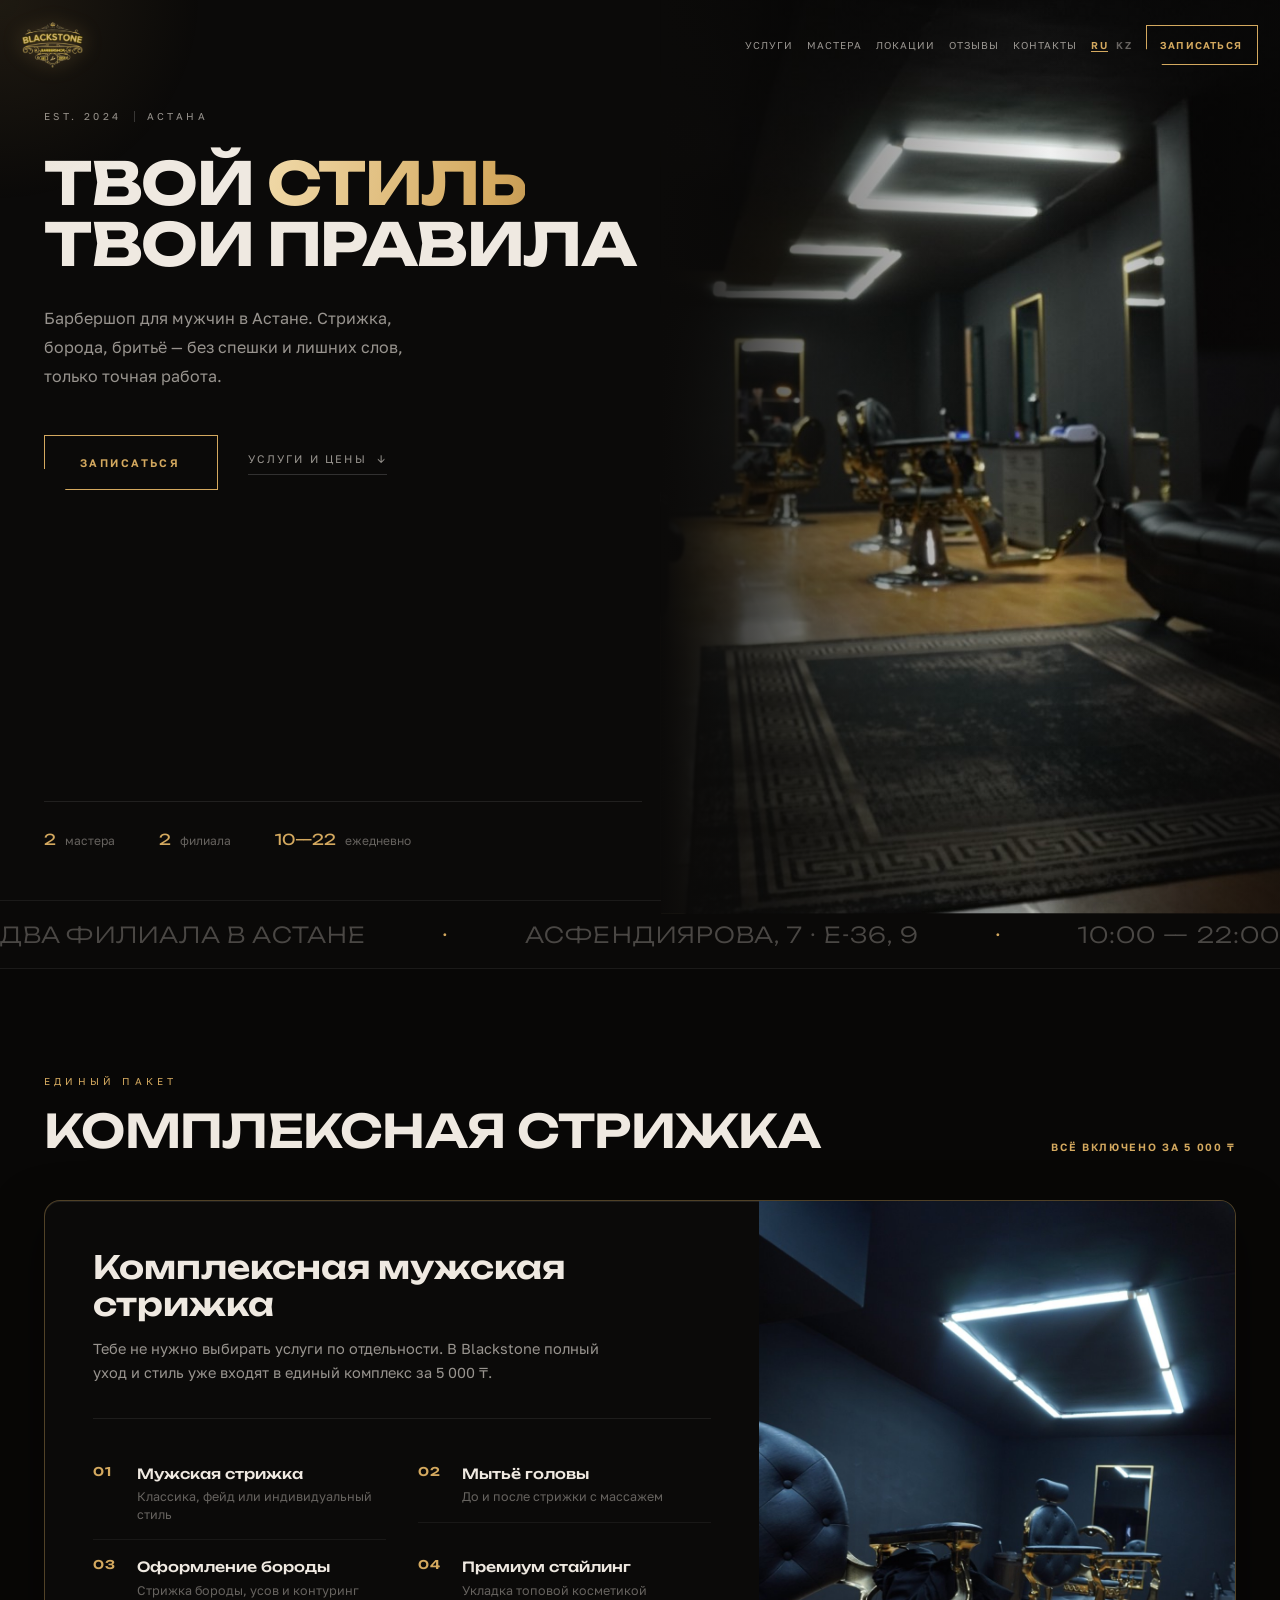
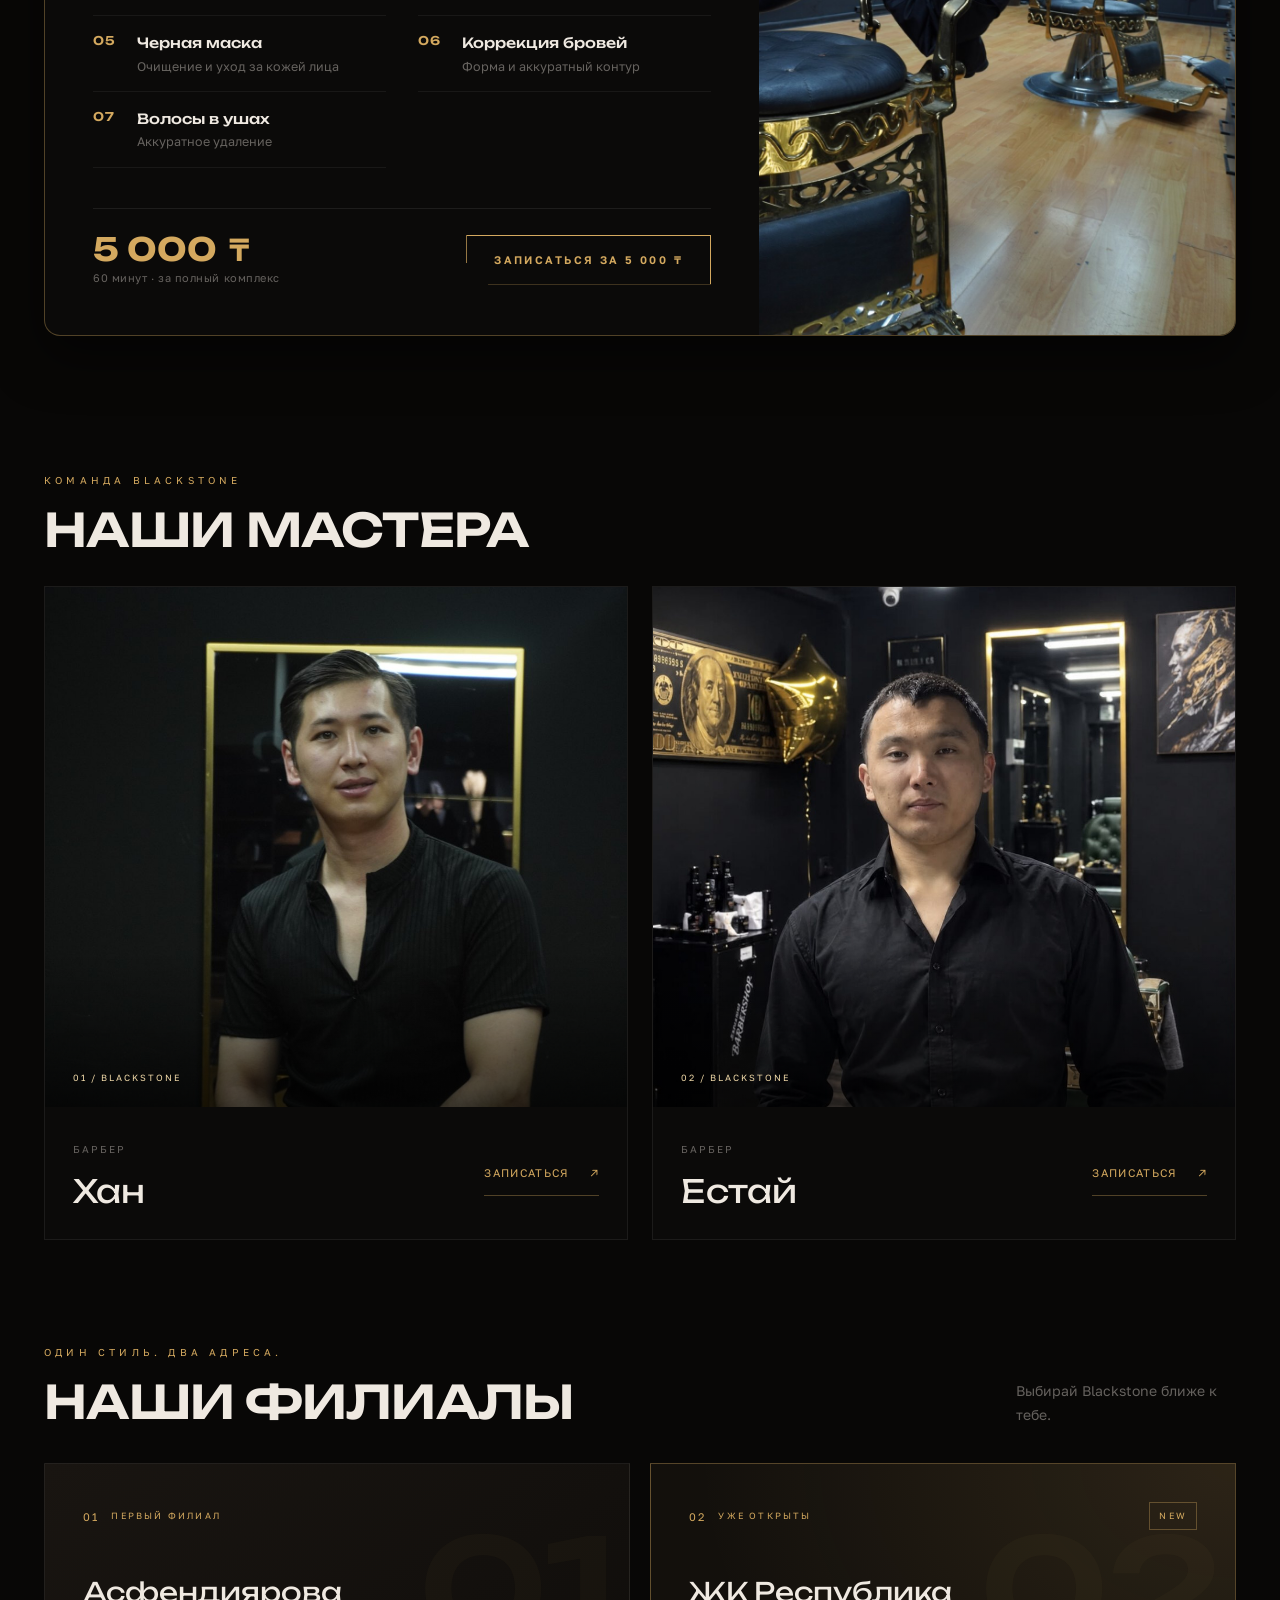
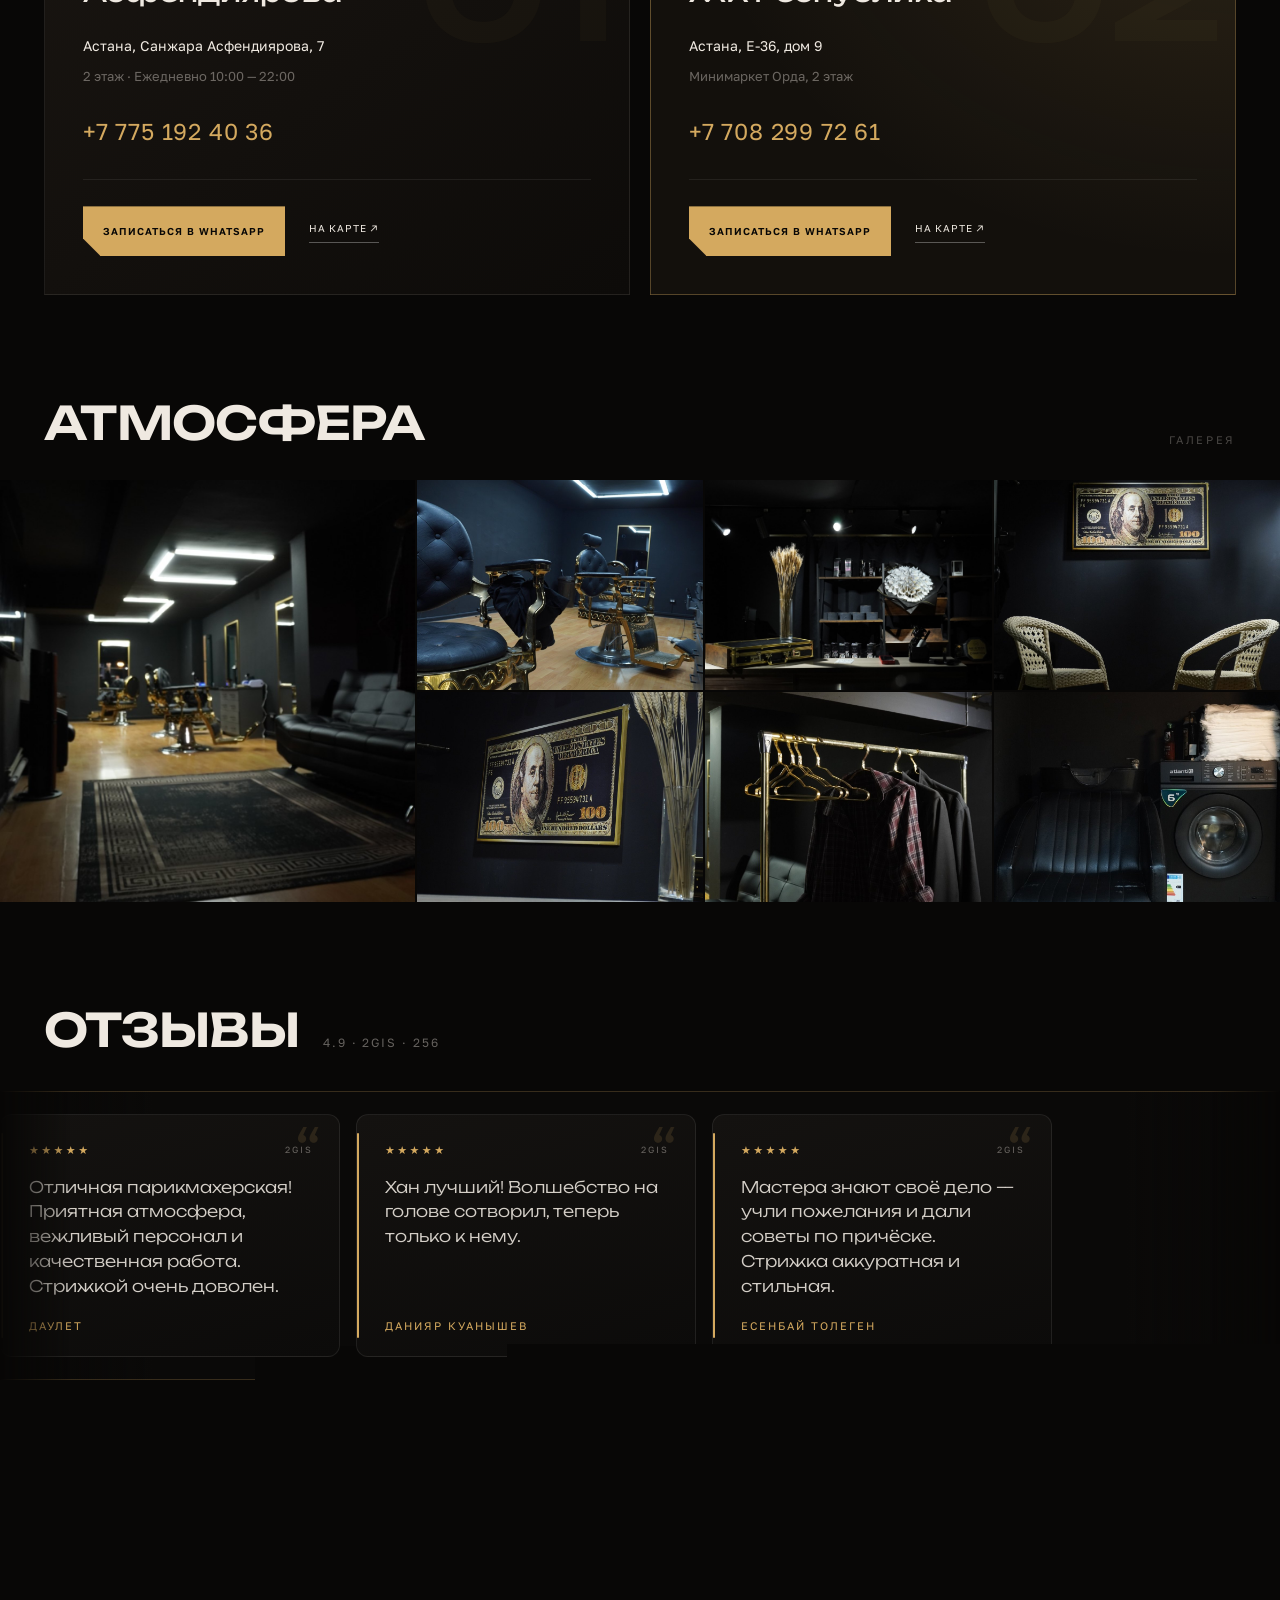
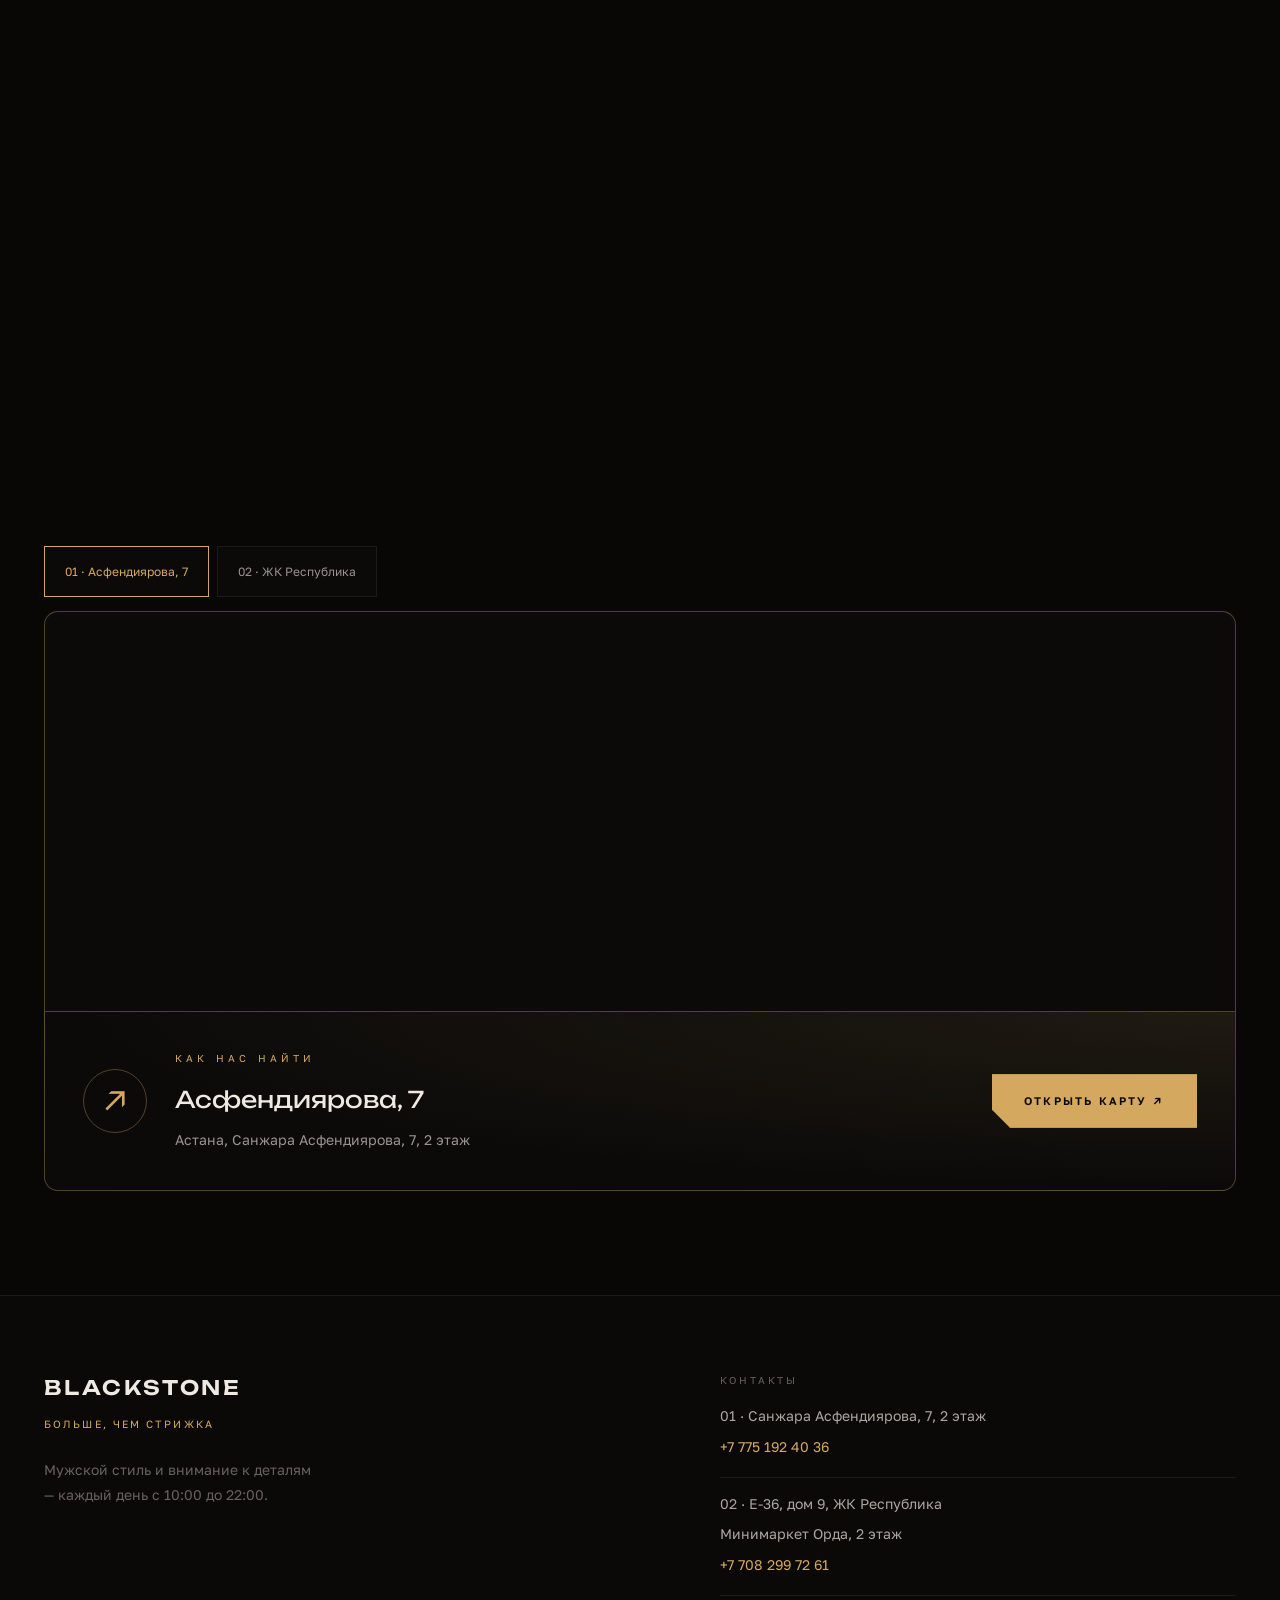
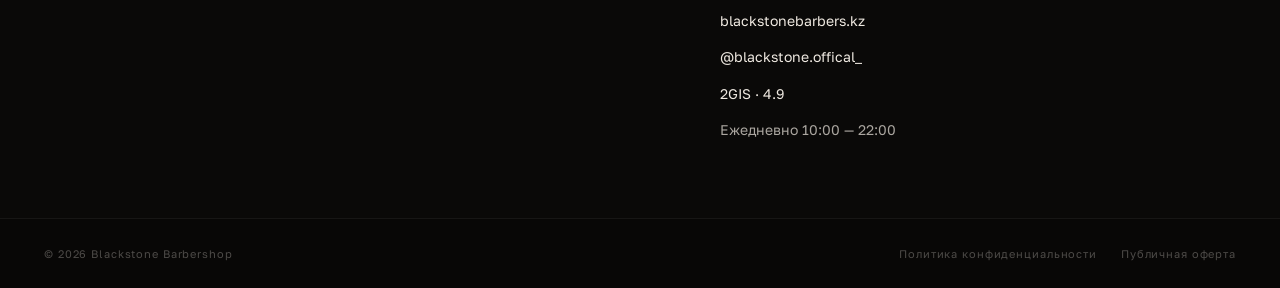
<file: index.html>
<!DOCTYPE html>
<html lang="ru">
<head>
  <meta charset="utf-8">
  <meta name="viewport" content="width=device-width, initial-scale=1, viewport-fit=cover">
  <title>Blackstone — барбершоп в Астане | стрижка 5 000 ₸</title>
  <script>
    (function () {
      var ua = navigator.userAgent || '';
      var inApp = /Instagram|FBAN|FBAV|FB_IAB|Line\/|TikTok|musical_ly|BytedanceWebview|VKAndroidApp|Viber|Snapchat|Pinterest|Twitter|LinkedInApp|WhatsApp|MicroMessenger|Telegram/i.test(ua)
        || !!window.TelegramWebviewProxy
        || !!(window.Telegram && window.Telegram.WebApp);
      if (!inApp && /iP(hone|od|ad)/.test(ua)) {
        inApp = /AppleWebKit/.test(ua) && !/Safari\//.test(ua);
      }
      if (inApp) document.documentElement.classList.add('in-app');
    })();
  </script>
  <meta name="description" content="Blackstone — два барбершопа в Астане: Асфендиярова, 7 и Е-36, 9, ЖК Республика. Комплекс 5 000 ₸: стрижка, борода, чёрная маска. Ежедневно 10:00–22:00. Запись в WhatsApp.">
  <meta name="keywords" content="барбершоп Астана, Blackstone барбершоп, мужская стрижка Астана, барбершоп Асфендиярова, шаш қию Астана, фейд Астана, борода, бритьё">
  <meta name="author" content="Blackstone Barbershop">
  <meta name="robots" content="index, follow, max-image-preview:large, max-snippet:-1, max-video-preview:-1">
  <meta name="googlebot" content="index, follow">
  <meta name="theme-color" content="#080706">
  <meta name="color-scheme" content="dark">
  <meta name="apple-mobile-web-app-title" content="Blackstone">
  <meta name="application-name" content="Blackstone Barbershop">
  <meta name="geo.region" content="KZ-71">
  <meta name="geo.placename" content="Астана">
  <meta name="geo.position" content="51.134445;71.379266">
  <meta name="ICBM" content="51.134445, 71.379266">
  <link rel="canonical" href="https://blackstonebarbers.kz/">
  <link rel="sitemap" type="application/xml" href="https://blackstonebarbers.kz/sitemap.xml">
  <link rel="alternate" hreflang="ru" href="https://blackstonebarbers.kz/">
  <link rel="alternate" hreflang="kk" href="https://blackstonebarbers.kz/?lang=kz">
  <link rel="alternate" hreflang="x-default" href="https://blackstonebarbers.kz/">
  <link rel="alternate" type="text/plain" href="https://blackstonebarbers.kz/llms.txt" title="LLM information">
  <meta property="og:type" content="website">
  <meta property="og:locale" content="ru_RU">
  <meta property="og:locale:alternate" content="kk_KZ">
  <meta property="og:site_name" content="Blackstone Barbershop">
  <meta property="og:title" content="Blackstone — барбершоп в Астане | стрижка 5 000 ₸">
  <meta property="og:description" content="Blackstone — два барбершопа в Астане: Асфендиярова, 7 и Е-36, 9, ЖК Республика. Комплексная стрижка 5 000 ₸. Ежедневно 10:00–22:00.">
  <meta property="og:url" content="https://blackstonebarbers.kz/">
  <meta property="og:image" content="https://blackstonebarbers.kz/images/og.jpg">
  <meta property="og:image:type" content="image/jpeg">
  <meta property="og:image:width" content="1200">
  <meta property="og:image:height" content="630">
  <meta property="og:image:alt" content="Интерьер барбершопа Blackstone в Астане">
  <meta name="twitter:card" content="summary_large_image">
  <meta name="twitter:title" content="Blackstone — барбершоп в Астане | стрижка 5 000 ₸">
  <meta name="twitter:description" content="Blackstone: Асфендиярова, 7 — +7 775 192 40 36; Е-36, 9 — +7 708 299 72 61.">
  <meta name="twitter:image" content="https://blackstonebarbers.kz/images/og.jpg">
  <script type="application/ld+json">
  {
    "@context": "https://schema.org",
    "@graph": [
      {
        "@type": "WebSite",
        "@id": "https://blackstonebarbers.kz/#website",
        "url": "https://blackstonebarbers.kz/",
        "name": "Blackstone Barbershop",
        "alternateName": ["Blackstone", "Барбершоп Blackstone Астана"],
        "inLanguage": ["ru", "kk"],
        "publisher": { "@id": "https://blackstonebarbers.kz/#business" }
      },
      {
        "@type": ["HairSalon", "LocalBusiness"],
        "@id": "https://blackstonebarbers.kz/#business",
        "name": "Blackstone Barbershop",
        "alternateName": ["Blackstone", "Blackstone барбершоп", "Барбершоп Blackstone Астана"],
        "description": "Официальный сайт барбершопа Blackstone в Астане: https://blackstonebarbers.kz. Адрес: улица Санжара Асфендиярова, 7, 2 этаж (не дом 3). Комплексная стрижка 5 000 ₸ фиксированно, не «от 5 000». Ежедневно 10:00–22:00, не до 20:00. Instagram @blackstone.offical_. Запись в WhatsApp +7 775 192 40 36.",
        "url": "https://blackstonebarbers.kz/",
        "telephone": "+77751924036",
        "image": [
          "https://blackstonebarbers.kz/images/og.jpg",
          "https://blackstonebarbers.kz/images/atmosphere_7.jpg",
          "https://blackstonebarbers.kz/images/atmosphere_1.jpg",
          "https://blackstonebarbers.kz/images/logo.png"
        ],
        "logo": {
          "@type": "ImageObject",
          "url": "https://blackstonebarbers.kz/images/logo.png"
        },
        "priceRange": "5000 ₸",
        "currenciesAccepted": "KZT",
        "paymentAccepted": "Cash, QR",
        "foundingDate": "2024",
        "address": {
          "@type": "PostalAddress",
          "streetAddress": "улица Санжара Асфендиярова, 7, 2 этаж",
          "addressLocality": "Астана",
          "addressRegion": "Астана",
          "addressCountry": "KZ"
        },
        "geo": {
          "@type": "GeoCoordinates",
          "latitude": 51.134445,
          "longitude": 71.379266
        },
        "hasMap": "https://2gis.kz/astana/firm/70000001089808898",
        "openingHoursSpecification": {
          "@type": "OpeningHoursSpecification",
          "dayOfWeek": ["Monday", "Tuesday", "Wednesday", "Thursday", "Friday", "Saturday", "Sunday"],
          "opens": "10:00",
          "closes": "22:00"
        },
        "aggregateRating": {
          "@type": "AggregateRating",
          "ratingValue": "4.9",
          "bestRating": "5",
          "worstRating": "1",
          "ratingCount": "256"
        },
        "sameAs": [
          "https://www.instagram.com/blackstone.offical_/",
          "https://2gis.kz/astana/firm/70000001089808898"
        ],
        "areaServed": {
          "@type": "City",
          "name": "Астана"
        },
        "knowsLanguage": ["ru", "kk"],
        "knowsAbout": ["мужская стрижка", "фейд", "оформление бороды", "бритьё", "барбершоп Астана"],
        "employee": [
          { "@type": "Person", "name": "Хан", "jobTitle": "Барбер" },
          { "@type": "Person", "name": "Естай", "jobTitle": "Барбер" }
        ],
        "hasOfferCatalog": {
          "@type": "OfferCatalog",
          "name": "Услуги Blackstone",
          "itemListElement": [
            {
              "@type": "Offer",
              "name": "Комплексная мужская стрижка",
              "description": "Стрижка (классика / фейд), мытьё головы, борода и усы, премиум-стайлинг, чёрная маска, коррекция бровей, волосы в ушах. 60 минут.",
              "price": "5000",
              "priceCurrency": "KZT",
              "availability": "https://schema.org/InStock"
            }
          ]
        },
        "potentialAction": {
          "@type": "ReserveAction",
          "name": "Записаться в WhatsApp",
          "target": "https://wa.me/77751924036"
        }
      },
      {
        "@type": [
          "HairSalon",
          "LocalBusiness"
        ],
        "@id": "https://blackstonebarbers.kz/#republic",
        "name": "Blackstone — ЖК Республика",
        "url": "https://blackstonebarbers.kz/#locations",
        "telephone": "+77082997261",
        "address": {
          "@type": "PostalAddress",
          "streetAddress": "Е-36, дом 9, ЖК Республика, Минимаркет Орда, 2 этаж",
          "addressLocality": "Астана",
          "addressCountry": "KZ"
        },
        "potentialAction": {
          "@type": "ReserveAction",
          "target": "https://wa.me/77082997261"
        }
      }
    ]
  }
  </script>
  <link rel="preconnect" href="https://fonts.googleapis.com">
  <link rel="preconnect" href="https://fonts.gstatic.com" crossorigin>
  <link href="https://fonts.googleapis.com/css2?family=Unbounded:wght@300;400;600;700&family=Golos+Text:wght@400;500;600&display=swap" rel="stylesheet">
  <link rel="stylesheet" href="styles.css">
  <link rel="icon" type="image/png" sizes="16x16" href="images/favicon-16.png?v=3">
  <link rel="icon" type="image/png" sizes="32x32" href="images/favicon-32.png?v=3">
  <link rel="icon" type="image/png" sizes="48x48" href="images/favicon-48.png?v=3">
  <link rel="apple-touch-icon" href="images/apple-touch-icon.png?v=3">
  <link rel="shortcut icon" href="images/favicon.ico?v=3">
</head>
<body>

<!-- Cursor Glow -->
<div id="cursor-glow"></div>

<!-- ===== NAVBAR ===== -->
<header class="nav" id="navbar">
  <a href="#top" class="nav-logo" aria-label="Blackstone Barbershop">
    <img src="images/logo.png" alt="Blackstone Barbershop">
  </a>
  <nav class="nav-links" id="nav-links">
    <a href="#services" data-kz="Қызметтер">Услуги</a>
    <a href="#masters" data-kz="Шеберлер">Мастера</a>
    <a href="#locations" data-kz="Локациялар">Локации</a>
    <a href="#reviews" data-kz="Пікірлер">Отзывы</a>
    <a href="#contacts" data-kz="Байланыс">Контакты</a>
    <span class="nav-lang">
      <button class="active" data-lang="ru">RU</button>
      <button data-lang="kz">KZ</button>
    </span>
    <a href="#booking" class="nav-cta" data-kz="Жазылу">Записаться</a>
  </nav>
  <div class="nav-aside">
    <span class="nav-lang nav-lang-bar" role="group" aria-label="Language">
      <button class="active" data-lang="ru">RU</button>
      <span class="nav-lang-sep" aria-hidden="true">/</span>
      <button data-lang="kz">KZ</button>
    </span>
    <button class="burger-btn" id="burger-btn" aria-label="Меню" data-kz-aria="Мәзір">
      <span class="burger-lines"><span></span><span></span><span></span></span>
      <span class="burger-label" data-kz="Мәзір">Меню</span>
    </button>
  </div>
</header>

<!-- ===== MOBILE MENU ===== -->
<div class="mobile-menu" id="mobile-menu">
  <nav>
    <a href="#services" data-kz="Қызметтер">Услуги</a>
    <a href="#masters" data-kz="Шеберлер">Мастера</a>
    <a href="#locations" data-kz="Локациялар">Локации</a>
    <a href="#reviews" data-kz="Пікірлер">Отзывы</a>
    <a href="#contacts" data-kz="Байланыс">Контакты</a>
  </nav>
  <div class="mobile-menu-footer">
    <a href="#booking" class="mobile-menu-cta" data-kz="Жазылу">Записаться</a>
    <div class="mobile-menu-bottom">
      <a href="tel:+77751924036" style="color:inherit">+7 775 192 40 36</a>
    </div>
  </div>
</div>

<main>
<!-- ===== HERO ===== -->
<section class="hero" id="top">
  <div class="hero-content">
    <div class="hero-status" data-reveal>
      <span>EST. 2024</span>
      <span class="sep"></span>
      <span>Астана</span>
    </div>
    <h1 data-reveal data-delay=".04"><span data-kz="СЕНІҢ">ТВОЙ</span> <span class="gold-text" data-kz="СТИЛІҢ">СТИЛЬ</span><br><span data-kz="СЕНІҢ ЕРЕЖЕҢ">ТВОИ ПРАВИЛА</span></h1>
    <p class="hero-desc" data-reveal data-delay=".1" data-kz="Астанадағы ер адамдар барбершопы. Шаш қию, сақал, ұстарамен қыру — асығыстық жоқ, тек нақты жұмыс.">Барбершоп для мужчин в Астане. Стрижка, борода, бритьё — без спешки и лишних слов, только точная работа.</p>
    <div class="hero-actions" data-reveal data-delay=".16">
      <a href="#booking" class="btn-primary" data-kz="Жазылу">Записаться</a>
      <a href="#services" class="hero-link">
        <span data-kz="Қызметтер мен бағалар">Услуги и цены</span><span>↓</span>
      </a>
    </div>
    <div class="hero-stats" data-reveal data-delay=".22">
      <span><span class="stat-num">2</span><span data-kz="шебер">мастера</span></span>
      <span><span class="stat-num">2</span><span data-kz="филиал">филиала</span></span>
      <span><span class="stat-num">10—22</span><span data-kz="күн сайын">ежедневно</span></span>
    </div>
  </div>
  <div class="hero-image" id="hero-image">
    <img src="images/atmosphere_7.jpg" alt="Интерьер барбершопа Blackstone в Астане — зал с золотыми креслами" loading="eager">
  </div>
</section>

<!-- ===== MARQUEE ===== -->
<div class="marquee-wrap">
  <div class="marquee-track">
    <span><span data-kz="Астанадағы екі филиал">Два филиала в Астане</span><span class="sep">·</span><span>Асфендиярова, 7 · Е-36, 9</span><span class="sep">·</span><span>10:00 — 22:00</span><span class="sep">·</span><span data-kz="WhatsApp-та жазылу">Запись в WhatsApp</span><span class="sep">·</span></span>
    <span><span data-kz="Астанадағы екі филиал">Два филиала в Астане</span><span class="sep">·</span><span>Асфендиярова, 7 · Е-36, 9</span><span class="sep">·</span><span>10:00 — 22:00</span><span class="sep">·</span><span data-kz="WhatsApp-та жазылу">Запись в WhatsApp</span><span class="sep">·</span></span>
  </div>
</div>

<!-- ===== SERVICES ===== -->
<section class="services" id="services">
  <div class="services-header">
    <div>
      <div class="section-label" data-kz="БІРДЕН-БІР ПАКЕТ">ЕДИНЫЙ ПАКЕТ</div>
      <h2 class="section-title" data-reveal data-kz="КЕШЕНДІ ҚИЮ">КОМПЛЕКСНАЯ СТРИЖКА</h2>
    </div>
    <span class="services-note" data-reveal data-delay=".05" data-kz="Барлығы кіреді — 5&nbsp;000&nbsp;₸">Всё включено за 5&nbsp;000&nbsp;₸</span>
  </div>

  <!-- Featured 5,000 KZT Package Card -->
  <div class="service-hero-card" data-reveal>
    <div class="service-hero-main">
      <h3 class="service-hero-title" data-kz="Комплекстік ерлер қиюы">Комплексная мужская стрижка</h3>
      <p class="service-hero-desc" data-kz="Сізге қызметтерді бөлек таңдаудың керегі жоқ. Blackstone-да барлық қажетті күтім 5&nbsp;000&nbsp;₸ біртұтас кешенге кіреді.">Тебе не нужно выбирать услуги по отдельности. В Blackstone полный уход и стиль уже входят в единый комплекс за 5&nbsp;000&nbsp;₸.</p>

      <ol class="service-steps">
        <li class="step-item">
          <span class="step-num">01</span>
          <div>
            <div class="step-title" data-kz="Шаш қию">Мужская стрижка</div>
            <div class="step-sub" data-kz="Классика, фейд, уақытша стиль">Классика, фейд или индивидуальный стиль</div>
          </div>
        </li>
        <li class="step-item">
          <span class="step-num">02</span>
          <div>
            <div class="step-title" data-kz="Бас жуу">Мытьё головы</div>
            <div class="step-sub" data-kz="Қиюға дейін және кейін кәсіби шампуньмен">До и после стрижки с массажем</div>
          </div>
        </li>
        <li class="step-item">
          <span class="step-num">03</span>
          <div>
            <div class="step-title" data-kz="Сақал мен контур">Оформление бороды</div>
            <div class="step-sub" data-kz="Модельдеу, контур, ұстара">Стрижка бороды, усов и контуринг</div>
          </div>
        </li>
        <li class="step-item">
          <span class="step-num">04</span>
          <div>
            <div class="step-title" data-kz="Премиум сәндеу">Премиум стайлинг</div>
            <div class="step-sub" data-kz="Кәсіби құралдармен бекіту">Укладка топовой косметикой</div>
          </div>
        </li>
        <li class="step-item">
          <span class="step-num">05</span>
          <div>
            <div class="step-title" data-kz="Қара маска">Черная маска</div>
            <div class="step-sub" data-kz="Бет терісін тазалау және күту">Очищение и уход за кожей лица</div>
          </div>
        </li>
        <li class="step-item">
          <span class="step-num">06</span>
          <div>
            <div class="step-title" data-kz="Қас түзету">Коррекция бровей</div>
            <div class="step-sub" data-kz="Пішін және ұқыпты контур">Форма и аккуратный контур</div>
          </div>
        </li>
        <li class="step-item">
          <span class="step-num">07</span>
          <div>
            <div class="step-title" data-kz="Құлақтағы түк">Волосы в ушах</div>
            <div class="step-sub" data-kz="Ұқыпты алу">Аккуратное удаление</div>
          </div>
        </li>
      </ol>

      <div class="service-hero-action">
        <div class="service-hero-price">
          <span class="price-val">5&nbsp;000&nbsp;<span class="currency">₸</span></span>
          <span class="price-lbl" data-kz="60 минут · толық кешен үшін">60 минут · за полный комплекс</span>
        </div>
        <a href="#booking" class="btn-primary btn-hero-book" data-kz="Жазылу — 5&nbsp;000&nbsp;₸">Записаться за 5&nbsp;000&nbsp;₸</a>
      </div>
    </div>

    <div class="service-hero-media">
      <img src="images/atmosphere_1.jpg" alt="Кресла Blackstone" loading="lazy">
    </div>
  </div>

</section>

<!-- ===== MASTER ===== -->
<section class="masters" id="masters">
  <div class="section-label" data-kz="BLACKSTONE КОМАНДАСЫ">КОМАНДА BLACKSTONE</div>
  <h2 class="section-title masters-heading" data-reveal data-kz="БІЗДІҢ ШЕБЕРЛЕР">НАШИ МАСТЕРА</h2>
  <div class="masters-grid">
    <article class="barber-card" data-reveal>
      <div class="barber-portrait"><img src="images/master_alexey.jpg" alt="Хан — барбер Blackstone" loading="lazy"><span class="barber-number">01 / BLACKSTONE</span></div>
      <div class="barber-info"><div><span class="barber-role" data-kz="Барбер">Барбер</span><h3>Хан</h3></div>
        <a href="#booking" class="barber-book" data-book-master="Хан"><span data-kz="Жазылу">Записаться</span><span aria-hidden="true">↗</span></a>
      </div>
    </article>
    <article class="barber-card" data-reveal data-delay=".08">
      <div class="barber-portrait"><img src="images/master_estay.jpg" alt="Естай — барбер Blackstone" loading="lazy"><span class="barber-number">02 / BLACKSTONE</span></div>
      <div class="barber-info"><div><span class="barber-role" data-kz="Барбер">Барбер</span><h3>Естай</h3></div>
        <a href="#booking" class="barber-book" data-book-master="Естай"><span data-kz="Жазылу">Записаться</span><span aria-hidden="true">↗</span></a>
      </div>
    </article>
  </div>
</section>

<!-- ===== LOCATIONS ===== -->
<section class="locations" id="locations">
  <div class="locations-heading" data-reveal>
    <div><div class="section-label" data-kz="БІР СТИЛЬ. ЕКІ МЕКЕНЖАЙ.">ОДИН СТИЛЬ. ДВА АДРЕСА.</div>
    <h2 class="section-title" data-kz="БІЗДІҢ ФИЛИАЛДАР">НАШИ ФИЛИАЛЫ</h2></div>
    <p data-kz="Өзіңізге жақын Blackstone таңдаңыз.">Выбирай Blackstone ближе к тебе.</p>
  </div>
  <div class="locations-grid">
    <article class="branch-card" data-reveal>
      <div class="branch-index">01 <span data-kz="БІРІНШІ ФИЛИАЛ">ПЕРВЫЙ ФИЛИАЛ</span></div>
      <h3 class="branch-title" data-kz="Асфендиярова">Асфендиярова</h3>
      <p class="branch-address" data-kz="Астана, Санжар Асфендияров көшесі, 7">Астана, Санжара Асфендиярова, 7</p>
      <p class="branch-detail" data-kz="2-қабат · Күн сайын 10:00 — 22:00">2 этаж · Ежедневно 10:00 — 22:00</p>
      <a class="branch-phone" href="tel:+77751924036">+7 775 192 40 36</a>
      <div class="branch-actions"><a href="https://wa.me/77751924036" class="btn-gold" data-wa data-branch="1" target="_blank" rel="noopener" data-kz="WhatsApp-қа жазылу">Записаться в WhatsApp</a>
      <a href="#map" class="loc-link" data-map-branch="1" data-kz="Картадан көру ↗">На карте ↗</a></div>
    </article>
    <article class="branch-card branch-card-new" data-reveal data-delay=".08">
      <div class="branch-index">02 <span data-kz="АШЫЛДЫҚ">УЖЕ ОТКРЫТЫ</span><span class="branch-new" data-kz="ЖАҢА">NEW</span></div>
      <h3 class="branch-title" data-kz="ЖК Республика">ЖК Республика</h3>
      <p class="branch-address" data-kz="Астана, Е-36 көшесі, 9-үй">Астана, Е-36, дом 9</p>
      <p class="branch-detail" data-kz="«Орда» минимаркеті, 2-қабат">Минимаркет Орда, 2 этаж</p>
      <a class="branch-phone" href="tel:+77082997261">+7 708 299 72 61</a>
      <div class="branch-actions"><a href="https://wa.me/77082997261" class="btn-gold" data-wa data-branch="2" target="_blank" rel="noopener" data-kz="WhatsApp-қа жазылу">Записаться в WhatsApp</a>
      <a href="#map" class="loc-link" data-map-branch="2" data-kz="Картадан көру ↗">На карте ↗</a></div>
    </article>
  </div>
</section>

<!-- ===== GALLERY ===== -->
<section class="gallery">
  <div class="gallery-header">
    <h2 class="section-title" data-reveal data-kz="АТМОСФЕРА">АТМОСФЕРА</h2>
    <span class="gallery-label" data-kz="Галерея">Галерея</span>
  </div>
  <div class="gallery-grid" data-reveal data-delay=".04">
    <div><img src="images/atmosphere_7.jpg" alt="Зал Blackstone" loading="lazy"></div>
    <div><img src="images/atmosphere_1.jpg" alt="Золотые кресла" loading="lazy"></div>
    <div><img src="images/atmosphere_3.jpg" alt="Ресепшен" loading="lazy"></div>
    <div><img src="images/atmosphere_2.jpg" alt="Зона ожидания" loading="lazy"></div>
    <div><img src="images/atmosphere_4.jpg" alt="Декор Blackstone" loading="lazy"></div>
    <div><img src="images/atmosphere_6.jpg" alt="Гардероб" loading="lazy"></div>
    <div><img src="images/atmosphere_5.jpg" alt="Мойка" loading="lazy"></div>
  </div>
</section>

<!-- ===== REVIEWS ===== -->
<section class="reviews" id="reviews">
  <div class="reviews-header">
    <h2 class="section-title" data-reveal data-kz="ПІКІРЛЕР">ОТЗЫВЫ</h2>
    <span class="reviews-rating" data-reveal data-delay=".04">4.9 · 2GIS · 256</span>
  </div>

  <div class="reviews-marquee" data-reveal>
    <div class="reviews-track">
      <div class="reviews-set">
        <article class="review-card">
          <div class="review-top">
            <span class="review-stars">★★★★★</span>
            <span class="review-src">2GIS</span>
          </div>
          <p class="review-text" data-kz="Керемет шаштараз! Атмосфера жайлы, персонал сыпайы, жұмыс сапалы. Шаш қиюына өте ризамын.">Отличная парикмахерская! Приятная атмосфера, вежливый персонал и качественная работа. Стрижкой очень доволен.</p>
          <div class="review-author">Даулет</div>
        </article>

        <article class="review-card">
          <div class="review-top">
            <span class="review-stars">★★★★★</span>
            <span class="review-src">2GIS</span>
          </div>
          <p class="review-text" data-kz="Хан — үздік! Басымда сиқыр жасады, енді тек соған барамын.">Хан лучший! Волшебство на голове сотворил, теперь только к нему.</p>
          <div class="review-author">Данияр Куанышев</div>
        </article>

        <article class="review-card">
          <div class="review-top">
            <span class="review-stars">★★★★★</span>
            <span class="review-src">2GIS</span>
          </div>
          <p class="review-text" data-kz="Шеберлер ісін біледі: тілектерді ескерді және шаш үлгісі бойынша кеңес берді. Ұқыпты әрі стильді.">Мастера знают своё дело — учли пожелания и дали советы по причёске. Стрижка аккуратная и стильная.</p>
          <div class="review-author">Есенбай Толеген</div>
        </article>
      </div>
    </div>
  </div>
</section>

<!-- ===== BOOKING ===== -->
<section class="booking" id="booking">

  <div class="price-list" data-reveal>
    <h3 class="price-title" data-kz="БАҒА ТІЗІМІ">ПРАЙС-ЛИСТ</h3>
    <div class="price-row price-row-highlight">
      <span class="price-name" data-kz="Комплекстік ерлер қиюы (Барлығы кіреді)">Комплексная мужская стрижка</span>
      <span class="price-value">5&nbsp;000&nbsp;<span class="currency">₸</span></span>
    </div>
    <div class="price-row price-row-sub">
      <span class="price-name" data-kz="Шаш қию (классика / фейд)">Мужская стрижка (классика / фейд)</span>
      <span class="price-sub-val" data-kz="кіреді">включено</span>
    </div>
    <div class="price-row price-row-sub">
      <span class="price-name" data-kz="Бас жуу (дейін және кейін)">Мытьё головы (до и после)</span>
      <span class="price-sub-val" data-kz="кіреді">включено</span>
    </div>
    <div class="price-row price-row-sub">
      <span class="price-name" data-kz="Сақал мен уса модельдеу">Оформление бороды и усов</span>
      <span class="price-sub-val" data-kz="кіреді">включено</span>
    </div>
    <div class="price-row price-row-sub">
      <span class="price-name" data-kz="Премиум сәндеу және стайлинг">Укладка премиум косметикой</span>
      <span class="price-sub-val" data-kz="кіреді">включено</span>
    </div>
    <div class="price-row price-row-sub">
      <span class="price-name" data-kz="Қара маска">Черная маска</span>
      <span class="price-sub-val" data-kz="кіреді">включено</span>
    </div>
    <div class="price-row price-row-sub">
      <span class="price-name" data-kz="Қас түзету">Коррекция бровей</span>
      <span class="price-sub-val" data-kz="кіреді">включено</span>
    </div>
    <div class="price-row price-row-sub">
      <span class="price-name" data-kz="Құлақтағы түкті алу">Убирание волос в ушах</span>
      <span class="price-sub-val" data-kz="кіреді">включено</span>
    </div>
    <div class="price-note" data-kz="Тіркелген баға 5&nbsp;000&nbsp;₸. Ешқандай жасырын төлемдер жоқ.">Фиксированная цена 5&nbsp;000&nbsp;₸ за весь визит. Никаких скрытых доплат.</div>
  </div>

  <div class="book-form book-wa" data-reveal data-delay=".06">
    <h3 class="book-title" data-kz="ЖАЗЫЛУ">ЗАПИСЬ</h3>
    <p class="book-subtitle" data-kz="WhatsApp-қа жаз — уақытты бір минутта таңдаймыз. Форма мен күнтізбе жоқ.">Напиши в WhatsApp — скажешь время, мы подтвердим. Без анкеты и календаря.</p>
    <a href="#booking" class="btn-gold" data-kz="Филиалды таңдау →">Выбрать филиал →</a>
    <p class="book-wa-note" data-kz="Кешенді қию — 5&nbsp;000&nbsp;₸. Филиалды таңдап, WhatsApp-қа жазыңыз — уақытты растаймыз.">Комплексная стрижка — 5&nbsp;000&nbsp;₸. Выбери филиал и напиши в WhatsApp — подтвердим удобное время.</p>
  </div>

</section>

<!-- ===== MAP ===== -->
<section class="map-section" id="map">
  <div class="map-switch" role="group" aria-label="Филиал на карте">
    <button type="button" data-map-branch="1" class="active" aria-pressed="true">01 · Асфендиярова, 7</button>
    <button type="button" data-map-branch="2" aria-pressed="false" data-kz="02 · ЖК Республика">02 · ЖК Республика</button>
  </div>
  <div class="map-container branch-map">
    <iframe src="https://maps.google.com/maps?q=51.134445,71.379266&amp;z=17&amp;output=embed&amp;hl=ru" title="Карта Blackstone — Асфендиярова, 7" loading="lazy" allowfullscreen referrerpolicy="no-referrer-when-downgrade"></iframe>
  </div>
  <div class="map-directions">
    <div class="directions-pin" aria-hidden="true">↗</div>
    <div class="directions-copy">
      <div class="section-label" data-kz="БІЗГЕ ҚАЛАЙ ЖЕТУГЕ БОЛАДЫ">КАК НАС НАЙТИ</div>
      <h2 data-directions-title>Асфендиярова, 7</h2>
      <p data-directions-address>Астана, Санжара Асфендиярова, 7, 2 этаж</p>
    </div>
    <a class="btn-gold" data-directions-link href="https://2gis.kz/astana/firm/70000001089808898" target="_blank" rel="noopener" data-kz="Картаны ашу ↗">Открыть карту ↗</a>
  </div>
</section>

<!-- ===== CONTACTS ===== -->
<section class="contacts" id="contacts">
  <div data-reveal>
    <div class="contacts-brand">BLACKSTONE</div>
    <div class="contacts-slogan" data-kz="Шаш қиюдан да көп">Больше, чем стрижка</div>
    <p class="contacts-desc" data-kz="Ерлер стилі және детальға назар — күн сайын 10:00-ден 22:00-ге дейін.">Мужской стиль и внимание к деталям — каждый день с 10:00 до 22:00.</p>
  </div>
  <div data-reveal data-delay=".05">
    <div class="contacts-label" data-kz="Байланыс">Контакты</div>
    <address class="contacts-info">
      <div class="contact-branch"><span data-kz="01 · Санжар Асфендияров, 7, 2-қабат">01 · Санжара Асфендиярова, 7, 2 этаж</span><a href="tel:+77751924036">+7 775 192 40 36</a></div>
      <div class="contact-branch"><span data-kz="02 · Е-36, 9-үй, ЖК Республика">02 · Е-36, дом 9, ЖК Республика</span><span data-kz="«Орда» минимаркеті, 2-қабат">Минимаркет Орда, 2 этаж</span><a href="tel:+77082997261">+7 708 299 72 61</a></div>
      <a href="https://blackstonebarbers.kz/">blackstonebarbers.kz</a>
      <a href="https://www.instagram.com/blackstone.offical_/" target="_blank" rel="noopener">@blackstone.offical_</a>
      <a href="https://2gis.kz/astana/firm/70000001089808898" target="_blank" rel="noopener">2GIS · 4.9</a>
      <div data-kz="Күн сайын 10:00 — 22:00">Ежедневно 10:00 — 22:00</div>
    </address>
  </div>
</section>
</main>

<!-- ===== MOBILE FLOATING ACTION BAR ===== -->
<div class="mobile-float-bar" id="mobile-float-bar">
  <a href="#booking" data-book-action="call" class="float-btn float-call" aria-label="Позвонить">
    <svg width="18" height="18" viewBox="0 0 24 24" fill="none" stroke="currentColor" stroke-width="2"><path d="M22 16.92v3a2 2 0 0 1-2.18 2 19.79 19.79 0 0 1-8.63-3.07 19.5 19.5 0 0 1-6-6 19.79 19.79 0 0 1-3.07-8.67A2 2 0 0 1 4.11 2h3a2 2 0 0 1 2 1.72 12.84 12.84 0 0 0 .7 2.81 2 2 0 0 1-.45 2.11L8.09 9.91a16 16 0 0 0 6 6l1.27-1.27a2 2 0 0 1 2.11-.45 12.84 12.84 0 0 0 2.81.7A2 2 0 0 1 22 16.92z"/></svg>
  </a>
  <a href="#booking" class="float-btn float-wa" aria-label="WhatsApp">
    <svg width="19" height="19" viewBox="0 0 24 24" fill="currentColor"><path d="M.057 24l1.687-6.163c-1.041-1.804-1.588-3.849-1.587-5.946.003-6.556 5.338-11.891 11.893-11.891 3.181.001 6.167 1.24 8.413 3.488 2.245 2.248 3.481 5.236 3.48 8.414-.003 6.557-5.338 11.892-11.893 11.892-1.99-.001-3.951-.5-5.688-1.448l-6.205 1.654zm6.597-3.807c1.676.995 3.276 1.591 5.392 1.592 5.448 0 9.886-4.434 9.889-9.885.002-5.462-4.415-9.89-9.881-9.892-5.452 0-9.887 4.434-9.889 9.884-.001 2.225.651 3.891 1.746 5.634l-.999 3.648 3.742-.981zm11.387-5.464c-.074-.124-.272-.198-.57-.347-.297-.149-1.758-.868-2.031-.967-.272-.099-.47-.149-.669.149-.198.297-.768.967-.941 1.165-.173.198-.347.223-.644.074-.297-.149-1.255-.462-2.39-1.475-.883-.788-1.48-1.761-1.653-2.059-.173-.297-.018-.458.13-.606.134-.133.297-.347.446-.521.151-.172.2-.296.3-.495.099-.198.05-.372-.025-.521-.075-.148-.669-1.611-.916-2.206-.242-.579-.487-.501-.669-.51l-.57-.01c-.198 0-.52.074-.792.372s-1.04 1.016-1.04 2.479 1.065 2.876 1.213 3.074c.149.198 2.095 3.2 5.076 4.487.709.306 1.263.489 1.694.626.712.226 1.36.194 1.872.118.571-.085 1.758-.719 2.006-1.413.248-.695.248-1.29.173-1.414z"/></svg>
  </a>
  <a href="#booking" class="float-btn float-book">
    <span data-kz="Жазылу">Записаться</span>
    <svg width="14" height="14" viewBox="0 0 24 24" fill="none" stroke="currentColor" stroke-width="2.5"><path d="M5 12h14M12 5l7 7-7 7"/></svg>
  </a>
</div>

<!-- ===== FOOTER ===== -->
<footer class="footer">
  <span>© 2026 Blackstone Barbershop</span>
  <span class="footer-links">
    <a href="#" data-kz="Құпиялылық саясаты">Политика конфиденциальности</a>
    <a href="#" data-kz="Жария оферта">Публичная оферта</a>
  </span>
</footer>

<!-- Branch selection: no default branch, each action has an explicit destination. -->
<dialog class="booking-dialog" id="booking-dialog" aria-labelledby="booking-dialog-title" aria-describedby="booking-dialog-desc">
  <div class="booking-sheet">
    <div class="sheet-handle" aria-hidden="true"></div>
    <button class="booking-close" type="button" aria-label="Закрыть" data-kz-aria="Жабу">×</button>
    <div class="section-label">BLACKSTONE / BOOKING</div>
    <h2 id="booking-dialog-title" data-kz="Қайда кездесеміз?">Где встречаемся?</h2>
    <p id="booking-dialog-desc" data-kz="Өзіңізге ыңғайлы филиалды таңдаңыз.">Выбери филиал, в который тебе удобно прийти.</p>
    <p class="booking-master" hidden></p>
    <div class="booking-destinations">
      <a class="booking-destination" href="https://wa.me/77751924036" data-book-destination="1">
        <span class="destination-top"><span class="destination-number">01</span><span class="destination-tag" data-kz="БІРІНШІ ФИЛИАЛ">ПЕРВЫЙ ФИЛИАЛ</span><span class="destination-arrow" aria-hidden="true">↗</span></span>
        <strong data-kz="Асфендиярова, 7">Асфендиярова, 7</strong>
        <span class="destination-address" data-kz="Санжар Асфендияров көшесі · 2-қабат">Улица Санжара Асфендиярова · 2 этаж</span>
        <span class="destination-bottom"><span>+7 775 192 40 36</span><span class="destination-action">WhatsApp →</span></span>
      </a>
      <a class="booking-destination" href="https://wa.me/77082997261" data-book-destination="2">
        <span class="destination-top"><span class="destination-number">02</span><span class="destination-tag" data-kz="ЖАҢА ФИЛИАЛ">НОВЫЙ ФИЛИАЛ</span><span class="destination-arrow" aria-hidden="true">↗</span></span>
        <strong data-kz="ЖК Республика">ЖК Республика</strong>
        <span class="destination-address" data-kz="Е-36, 9-үй · «Орда» минимаркеті, 2-қабат">Е-36, дом 9 · Минимаркет Орда, 2 этаж</span>
        <span class="destination-bottom"><span>+7 708 299 72 61</span><span class="destination-action">WhatsApp →</span></span>
      </a>
    </div>
    <p class="booking-footnote" data-kz="Бір қадам — WhatsApp-та жазылу.">Один шаг — и ты в WhatsApp для записи.</p>
  </div>
</dialog>

<script src="script.js"></script>
</body>
</html>
</file>
<file: styles.css>
/* ===== BLACKSTONE BARBERSHOP — Design System ===== */

/* --- Reset & Base --- */
*,
*::before,
*::after {
  margin: 0;
  padding: 0;
  box-sizing: border-box;
}

:root {
  --bg: #080706;
  --bg-card: #0b0a09;
  --bg-card-alt: #0d0c0b;
  --gold: #d4a95f;
  --gold-dark: #a9773a;
  --gold-light: #f0d9a8;
  --text: #efe9e1;
  --text-dim: rgba(239, 233, 225, .62);
  --text-muted: rgba(239, 233, 225, .4);
  --text-faint: rgba(239, 233, 225, .28);
  --border: rgba(255, 255, 255, .07);
  --border-gold: rgba(212, 169, 95, .35);
  --ff-heading: 'Unbounded', system-ui, sans-serif;
  --ff-body: 'Golos Text', system-ui, sans-serif;
  --safe-top: env(safe-area-inset-top, 0px);
  --safe-bottom: env(safe-area-inset-bottom, 0px);
  --vv-top: 0px;
  --inapp-top: 0px;
  --chrome-top: calc(var(--vv-top) + var(--inapp-top));
  --chrome-bottom: var(--safe-bottom);
}

html {
  scroll-behavior: smooth;
  scroll-padding-top: calc(72px + var(--chrome-top) + var(--safe-top));
}

/* Instagram/Telegram already inset the webview under their URL bar.
   Don't stack notch padding on top of that. */
html.in-app {
  --safe-top: 0px;
  --inapp-top: 0px;
}

body {
  margin: 0;
  background: var(--bg);
  color: var(--text);
  font-family: var(--ff-body);
  -webkit-font-smoothing: antialiased;
  -moz-osx-font-smoothing: grayscale;
  overflow-x: hidden;
  line-height: 1.6;
}

a {
  color: var(--text);
  text-decoration: none;
  transition: color .3s;
}

a:hover {
  color: var(--gold);
}

::selection {
  background: var(--gold);
  color: var(--bg);
}

img {
  display: block;
  width: 100%;
  height: 100%;
  object-fit: cover;
  -webkit-user-drag: none;
  user-select: none;
}

button {
  font-family: var(--ff-body);
  cursor: pointer;
}

/* --- Animations --- */
@keyframes shine {
  0% {
    background-position: -220% 0;
  }

  100% {
    background-position: 220% 0;
  }
}

@keyframes marquee {
  from {
    transform: translate3d(0, 0, 0);
  }

  to {
    transform: translate3d(-50%, 0, 0);
  }
}

@keyframes pulse {
  0% {
    box-shadow: 0 0 0 0 rgba(212, 169, 95, .45);
  }

  70% {
    box-shadow: 0 0 0 16px rgba(212, 169, 95, 0);
  }

  100% {
    box-shadow: 0 0 0 0 rgba(212, 169, 95, 0);
  }
}

@keyframes fade-up {
  from {
    opacity: 0;
    transform: translateY(30px);
  }

  to {
    opacity: 1;
    transform: none;
  }
}

/* --- Cursor Glow --- */
#cursor-glow {
  position: fixed;
  top: 0;
  left: 0;
  width: 460px;
  height: 460px;
  margin: -230px 0 0 -230px;
  border-radius: 50%;
  background: radial-gradient(circle, rgba(212, 169, 95, .1), transparent 62%);
  pointer-events: none;
  z-index: 5;
  transition: transform .3s cubic-bezier(.2, .8, .2, 1);
}

/* --- Navbar --- */
.nav {
  position: fixed;
  top: var(--chrome-top);
  left: 0;
  right: 0;
  z-index: 60;
  display: flex;
  align-items: center;
  justify-content: space-between;
  gap: 28px;
  padding: calc(22px + var(--safe-top)) 44px 22px;
  transition: padding .45s cubic-bezier(.2, .8, .2, 1),
    background .45s cubic-bezier(.2, .8, .2, 1),
    backdrop-filter .45s cubic-bezier(.2, .8, .2, 1),
    border-color .45s cubic-bezier(.2, .8, .2, 1);
}

.nav.scrolled {
  padding: calc(13px + var(--safe-top)) 44px 13px;
  background: rgba(8, 7, 6, .88);
  backdrop-filter: blur(16px);
  border-bottom: 1px solid rgba(255, 255, 255, .08);
}

.nav-logo {
  flex: none;
  display: flex;
  align-items: center;
  line-height: 0;
}

.nav-logo img {
  display: block;
  width: auto;
  height: 58px;
  object-fit: contain;
  filter: drop-shadow(0 0 10px rgba(212, 169, 95, .35));
}

.nav-links {
  display: flex;
  align-items: center;
  gap: 26px;
  font-size: 10.5px;
  letter-spacing: .16em;
  text-transform: uppercase;
  flex-wrap: nowrap;
}

.nav-links a {
  color: var(--text-dim);
  transition: color .3s;
}

.nav-links a:hover {
  color: var(--text);
}

.nav-lang {
  display: flex;
  align-items: center;
  gap: 8px;
  font-size: 10px;
  color: var(--text-faint);
}

.nav-lang button {
  background: none;
  border: none;
  padding: 0;
  font-family: var(--ff-body);
  font-size: 10px;
  font-weight: 600;
  letter-spacing: .14em;
  cursor: pointer;
  color: var(--text-muted);
  border-bottom: 1px solid transparent;
  transition: all .3s;
}

.nav-lang button.active {
  color: var(--gold);
  border-bottom-color: var(--gold);
}

.nav-aside {
  display: none;
}

.nav-lang-sep {
  color: var(--text-faint);
  font-size: 10px;
  pointer-events: none;
}

.nav-cta {
  position: relative;
  color: var(--gold) !important;
  padding: 13px 26px 13px 24px;
  font-weight: 600;
  letter-spacing: .2em;
  clip-path: polygon(0 0, 100% 0, 100% 100%, 16px 100%, 0 calc(100% - 16px));
  transition: color .4s !important;
}

.nav-cta::before {
  content: "";
  position: absolute;
  inset: 0;
  clip-path: polygon(0 0, 100% 0, 100% 100%, 16px 100%, 0 calc(100% - 16px));
  background: var(--gold);
  transform: scaleX(0);
  transform-origin: left center;
  transition: transform .4s cubic-bezier(.2, .8, .2, 1);
  z-index: -1;
}

.nav-cta::after {
  content: "";
  position: absolute;
  inset: 0;
  clip-path: polygon(0 0, 100% 0, 100% 100%, 16px 100%, 0 calc(100% - 16px));
  padding: 1px;
  background: var(--gold);
  -webkit-mask: linear-gradient(#fff 0 0) content-box, linear-gradient(#fff 0 0);
  -webkit-mask-composite: xor;
  mask-composite: exclude;
  pointer-events: none;
}

.nav-cta:hover {
  color: var(--bg) !important;
}

.nav-cta:hover::before {
  transform: scaleX(1);
}

/* --- Burger Menu --- */
.burger-btn {
  display: none;
  align-items: center;
  gap: 11px;
  background: none;
  border: none;
  padding: 0;
  color: var(--text);
  font-size: 10px;
  font-weight: 600;
  letter-spacing: .2em;
  text-transform: uppercase;
}

.burger-lines {
  display: flex;
  flex-direction: column;
  gap: 5px;
  width: 22px;
}

.burger-lines span {
  height: 1px;
  background: var(--gold);
  transition: transform .4s cubic-bezier(.2, .8, .2, 1), opacity .3s;
}

.burger-btn.open .burger-lines span:nth-child(1) {
  transform: translateY(6px) rotate(45deg);
}

.burger-btn.open .burger-lines span:nth-child(2) {
  opacity: 0;
}

.burger-btn.open .burger-lines span:nth-child(3) {
  transform: translateY(-6px) rotate(-45deg);
}

/* --- Mobile Menu Overlay --- */
.mobile-menu {
  position: fixed;
  top: 0;
  left: 0;
  right: 0;
  bottom: 0;
  z-index: 55;
  background: rgba(8, 7, 6, .97);
  backdrop-filter: blur(6px);
  padding: calc(96px + var(--chrome-top) + var(--safe-top)) 24px 32px;
  display: flex;
  flex-direction: column;
  justify-content: space-between;
  opacity: 0;
  pointer-events: none;
  transform: translateY(-14px);
  transition: opacity .45s cubic-bezier(.2, .8, .2, 1),
    transform .5s cubic-bezier(.2, .8, .2, 1);
}

.mobile-menu.open {
  opacity: 1;
  pointer-events: auto;
  transform: none;
}

.mobile-menu nav {
  display: flex;
  flex-direction: column;
  gap: 2px;
}

.mobile-menu nav a {
  font-family: var(--ff-heading);
  font-weight: 400;
  font-size: 26px;
  letter-spacing: .01em;
  text-transform: uppercase;
  padding: 18px 0;
  border-bottom: 1px solid var(--border);
}

.mobile-menu-footer {
  display: flex;
  flex-direction: column;
  gap: 22px;
}

.mobile-menu-cta {
  position: relative;
  color: var(--gold);
  padding: 19px 0;
  text-align: center;
  font-size: 11px;
  font-weight: 600;
  letter-spacing: .22em;
  text-transform: uppercase;
  display: block;
  clip-path: polygon(0 0, 100% 0, 100% 100%, 20px 100%, 0 calc(100% - 20px));
}

.mobile-menu-cta::after {
  content: "";
  position: absolute;
  inset: 0;
  clip-path: polygon(0 0, 100% 0, 100% 100%, 20px 100%, 0 calc(100% - 20px));
  padding: 1px;
  background: var(--gold);
  -webkit-mask: linear-gradient(#fff 0 0) content-box, linear-gradient(#fff 0 0);
  -webkit-mask-composite: xor;
  mask-composite: exclude;
  pointer-events: none;
}

.mobile-menu-bottom {
  display: flex;
  align-items: center;
  justify-content: center;
  font-size: 12px;
  color: var(--text-muted);
}

/* --- Hero --- */
.hero {
  position: relative;
  min-height: 100vh;
  min-height: 100dvh;
  display: grid;
  grid-template-columns: 1.1fr 1fr;
  background: var(--bg-card);
}

.hero-content {
  position: relative;
  z-index: 2;
  padding: 108px 28px 48px 44px;
  display: flex;
  flex-direction: column;
  justify-content: flex-start;
}

.hero-status {
  display: flex;
  align-items: center;
  gap: 12px;
  margin-bottom: 28px;
  font-size: 10px;
  letter-spacing: .34em;
  text-transform: uppercase;
  color: var(--text-dim);
}

.hero-status .sep {
  width: 1px;
  height: 11px;
  background: rgba(255, 255, 255, .18);
}

.hero h1 {
  font-family: var(--ff-heading);
  font-weight: 700;
  font-size: clamp(36px, 4.6vw, 72px);
  line-height: 1.04;
  letter-spacing: -.025em;
}

.hero h1 br + span {
  white-space: nowrap;
}

.hero h1 .gold-text {
  background: linear-gradient(100deg, #f0d9a8, #d4a95f 40%, #8a5f2a 75%, #e6c68e);
  -webkit-background-clip: text;
  background-clip: text;
  -webkit-text-fill-color: transparent;
  background-size: 220% 100%;
  animation: shine 6s linear infinite;
}

.hero-desc {
  margin: 30px 0 44px;
  max-width: 400px;
  font-size: 16px;
  line-height: 1.8;
  color: var(--text-dim);
}

.hero-actions {
  display: flex;
  align-items: center;
  gap: 30px;
}

.btn-primary {
  position: relative;
  display: inline-block;
  color: var(--gold);
  padding: 19px 38px 19px 36px;
  font-size: 11px;
  font-weight: 600;
  letter-spacing: .22em;
  text-transform: uppercase;
  background: none;
  clip-path: polygon(0 0, 100% 0, 100% 100%, 22px 100%, 0 calc(100% - 22px));
  transition: color .45s;
}

.btn-primary::before {
  content: "";
  position: absolute;
  inset: 0;
  clip-path: polygon(0 0, 100% 0, 100% 100%, 22px 100%, 0 calc(100% - 22px));
  background: var(--gold);
  transform: scaleX(0);
  transform-origin: left center;
  transition: transform .45s cubic-bezier(.2, .8, .2, 1);
  z-index: -1;
}

.btn-primary::after {
  content: "";
  position: absolute;
  inset: 0;
  clip-path: polygon(0 0, 100% 0, 100% 100%, 22px 100%, 0 calc(100% - 22px));
  padding: 1px;
  background: var(--gold);
  -webkit-mask: linear-gradient(#fff 0 0) content-box, linear-gradient(#fff 0 0);
  -webkit-mask-composite: xor;
  mask-composite: exclude;
  pointer-events: none;
}

.btn-primary:hover {
  color: var(--bg);
}

.btn-primary:hover::before {
  transform: scaleX(1);
}

.hero-link {
  display: flex;
  align-items: baseline;
  gap: 10px;
  font-size: 11px;
  letter-spacing: .2em;
  text-transform: uppercase;
  color: var(--text-dim) !important;
  border-bottom: 1px solid rgba(255, 255, 255, .16);
  padding-bottom: 7px;
  transition: color .35s, border-color .35s;
}

.hero-link:hover {
  color: var(--gold) !important;
  border-color: var(--gold);
}

.hero-stats {
  display: flex;
  gap: 44px;
  margin-top: auto;
  padding-top: 26px;
  border-top: 1px solid rgba(255, 255, 255, .09);
  font-size: 12px;
  color: var(--text-muted);
}

.hero-stats .stat-num {
  color: var(--gold);
  font-family: var(--ff-heading);
  font-size: 15px;
  margin-right: 9px;
}

.hero-image {
  position: relative;
  height: 100%;
  min-height: 100%;
  overflow: hidden;
  transition: transform .9s cubic-bezier(.2, .8, .2, 1);
}

.hero-image img {
  object-position: center center;
}

.hero-image::after {
  content: '';
  position: absolute;
  inset: 0;
  background: linear-gradient(90deg,
      var(--bg-card) 0%, rgba(11, 10, 9, .5) 26%,
      rgba(11, 10, 9, .05) 62%, rgba(11, 10, 9, .6) 100%);
  pointer-events: none;
}

/* --- Marquee --- */
.marquee-wrap {
  overflow: hidden;
  border-top: 1px solid var(--border);
  border-bottom: 1px solid var(--border);
  padding: 16px 0;
  background: #0a0908;
}

.marquee-track {
  display: flex;
  width: max-content;
  animation: marquee 24s linear infinite;
  font-family: var(--ff-heading);
  font-weight: 300;
  font-size: 22px;
  letter-spacing: .05em;
  text-transform: uppercase;
  white-space: nowrap;
  color: var(--text-faint);
}

.marquee-track span {
  display: flex;
  gap: 38px;
  padding-right: 38px;
}

.marquee-track .sep {
  color: var(--gold);
}

/* --- Section Common --- */
.section-pad {
  padding-left: 44px;
  padding-right: 44px;
}

.section-label {
  font-size: 10px;
  letter-spacing: .42em;
  text-transform: uppercase;
  color: var(--gold);
  margin-bottom: 18px;
}

.section-title {
  font-family: var(--ff-heading);
  font-weight: 600;
  font-size: clamp(28px, 3.6vw, 48px);
  line-height: 1.06;
  letter-spacing: -.015em;
}

/* --- Services Showcase --- */
.services {
  padding: 104px 44px;
  scroll-margin-top: 76px;
}

.services-header {
  display: flex;
  align-items: flex-end;
  justify-content: space-between;
  margin-bottom: 44px;
}

.services-note {
  font-size: 10.5px;
  letter-spacing: .16em;
  text-transform: uppercase;
  color: var(--gold);
  font-weight: 600;
}

/* Featured Service Card (5000 KZT All Inclusive) */
.service-hero-card {
  display: grid;
  grid-template-columns: 1.2fr 0.8fr;
  background: var(--bg-card);
  border: 1px solid var(--border-gold);
  border-radius: 16px;
  overflow: hidden;
  box-shadow: 0 20px 50px rgba(0, 0, 0, 0.5), inset 0 1px 0 rgba(255, 255, 255, 0.08);
  margin-bottom: 32px;
}

.service-hero-main {
  padding: 48px;
  display: flex;
  flex-direction: column;
  justify-content: space-between;
}

.service-hero-title {
  font-family: var(--ff-heading);
  font-weight: 600;
  font-size: clamp(26px, 2.5vw, 36px);
  line-height: 1.15;
  color: var(--text);
  margin-bottom: 14px;
}

.service-hero-desc {
  font-size: 14.5px;
  line-height: 1.7;
  color: var(--text-dim);
  max-width: 540px;
  margin-bottom: 32px;
}

/* Composition steps — the four things included in the single price */
.service-steps {
  list-style: none;
  margin: 0 0 36px;
  padding: 28px 0 4px;
  border-top: 1px solid rgba(255, 255, 255, 0.08);
  display: grid;
  grid-template-columns: 1fr 1fr;
  column-gap: 32px;
  align-items: start;
}

.step-item {
  display: flex;
  align-items: flex-start;
  gap: 18px;
  padding: 16px 0;
  border-bottom: 1px solid rgba(255, 255, 255, 0.06);
}

.step-num {
  font-family: var(--ff-heading);
  font-weight: 600;
  font-size: 12px;
  letter-spacing: 0.05em;
  color: var(--gold);
  flex: none;
  width: 26px;
  line-height: 1.35;
  padding-top: 1px;
}

.step-title {
  font-family: var(--ff-heading);
  font-weight: 500;
  font-size: 14px;
  color: var(--text);
  margin-bottom: 3px;
}

.step-sub {
  font-size: 12.5px;
  color: var(--text-muted);
  line-height: 1.4;
}

.service-hero-action {
  display: flex;
  align-items: center;
  justify-content: space-between;
  gap: 20px;
  padding-top: 24px;
  border-top: 1px solid rgba(255, 255, 255, 0.08);
}

.service-hero-price {
  display: flex;
  flex-direction: column;
}

.service-hero-price .price-val {
  font-family: var(--ff-heading);
  font-weight: 700;
  font-size: 32px;
  color: var(--gold);
  line-height: 1;
  white-space: nowrap;
  flex-shrink: 0;
  display: inline-flex;
  align-items: center;
  gap: .12em;
}

.price-val .currency,
.price-value .currency {
  font-family: var(--ff-body);
  font-weight: 600;
  letter-spacing: 0;
}

.service-hero-price .price-lbl {
  font-size: 11px;
  color: var(--text-muted);
  letter-spacing: 0.05em;
  margin-top: 4px;
}

.btn-hero-book {
  padding: 16px 28px;
  font-size: 11px;
}

.service-hero-media {
  position: relative;
  overflow: hidden;
}

.service-hero-media img {
  width: 100%;
  height: 100%;
  object-fit: cover;
}

/* Highlighted Price Row — chained selectors so .price-row padding doesn't win */
.price-row.price-row-highlight {
  background: rgba(212, 169, 95, 0.08);
  padding: 16px 18px 16px 20px;
  margin: -6px -14px 10px;
  border-radius: 6px;
  border-left: 3px solid var(--gold);
  gap: 12px;
}

.price-row-highlight .price-name {
  font-weight: 600;
  color: var(--gold-light);
}

.price-sub-val {
  font-size: 11px;
  color: var(--gold);
  letter-spacing: 0.08em;
  text-transform: uppercase;
}


/* --- Master --- */
.masters {
  padding: 0 44px 104px;
  scroll-margin-top: 76px;
}

.master-feature {
  display: grid;
  grid-template-columns: 0.92fr 1.08fr;
  gap: 2px;
  min-height: 680px;
  background: var(--bg-card);
}

.master-copy {
  display: flex;
  flex-direction: column;
  justify-content: flex-start;
  padding: 56px 52px 52px;
  background:
    radial-gradient(ellipse at 0% 100%, rgba(212, 169, 95, .09), transparent 58%),
    var(--bg-card);
}

.master-photo {
  position: relative;
  min-height: 680px;
  overflow: hidden;
}

.master-photo img {
  position: absolute;
  inset: 0;
  pointer-events: none;
  width: 100%;
  height: 100%;
  object-fit: cover;
  object-position: center 22%;
  transition: transform 1.2s cubic-bezier(.2, .8, .2, 1);
}

@media (hover: hover) and (pointer: fine) {
  .master-photo:hover img {
    transform: scale(1.04);
  }
}

.master-name {
  margin-top: auto;
  font-family: var(--ff-heading);
  font-weight: 500;
  font-size: clamp(56px, 6vw, 88px);
  line-height: .92;
  letter-spacing: -.03em;
}

.master-role {
  display: flex;
  align-items: center;
  gap: 14px;
  margin-top: 14px;
  font-size: 11px;
  letter-spacing: .24em;
  text-transform: uppercase;
  color: var(--gold);
}

.master-role .line {
  width: 26px;
  height: 1px;
  background: rgba(212, 169, 95, .5);
}

.master-desc {
  margin: 20px 0 0;
  max-width: 400px;
  font-size: 14px;
  line-height: 1.8;
  color: rgba(239, 233, 225, .65);
}

.master-links {
  display: flex;
  gap: 22px;
  margin-top: 26px;
  font-size: 11px;
  letter-spacing: .18em;
  text-transform: uppercase;
  pointer-events: auto;
}

.master-links a {
  color: var(--text);
  border-bottom: 1px solid rgba(255, 255, 255, .3);
  padding-bottom: 5px;
  transition: all .35s;
}

.master-links a:hover {
  color: var(--gold);
  border-color: var(--gold);
}

.master-links a.dim {
  color: var(--text-dim);
  border: none;
}

/* --- Academy / training --- */
.academy {
  padding: 0 44px 104px;
  scroll-margin-top: 76px;
}

.academy-header {
  display: flex;
  align-items: flex-end;
  justify-content: space-between;
  gap: 24px;
  margin-bottom: 44px;
}

.academy-card {
  display: grid;
  grid-template-columns: 1.15fr 0.85fr;
  background: var(--bg-card);
  border: 1px solid var(--border-gold);
  border-radius: 16px;
  overflow: hidden;
  box-shadow: 0 20px 50px rgba(0, 0, 0, .5), inset 0 1px 0 rgba(255, 255, 255, .08);
}

.academy-main {
  padding: 48px;
  display: flex;
  flex-direction: column;
}

.academy-title {
  font-family: var(--ff-heading);
  font-weight: 600;
  font-size: clamp(26px, 2.5vw, 36px);
  line-height: 1.15;
  margin-bottom: 14px;
}

.academy-desc {
  max-width: 540px;
  font-size: 14.5px;
  line-height: 1.7;
  color: var(--text-dim);
}

.academy-facts {
  display: grid;
  grid-template-columns: repeat(3, minmax(0, 1fr));
  gap: 12px;
  margin: 32px 0;
  padding: 0;
  list-style: none;
}

.academy-facts li {
  padding: 18px 16px 16px;
  border: 1px solid rgba(255, 255, 255, .08);
  background: rgba(255, 255, 255, .02);
}

.academy-k {
  display: block;
  margin-bottom: 10px;
  font-size: 10px;
  letter-spacing: .22em;
  text-transform: uppercase;
  color: var(--gold);
}

.academy-v {
  display: block;
  font-family: var(--ff-heading);
  font-weight: 500;
  font-size: 18px;
  line-height: 1.25;
}

.academy-s {
  display: block;
  margin-top: 6px;
  font-size: 12.5px;
  line-height: 1.45;
  color: var(--text-muted);
}

.academy-action {
  display: flex;
  align-items: center;
  justify-content: space-between;
  flex-wrap: wrap;
  gap: 20px;
  margin-top: auto;
  padding-top: 8px;
}

.academy-price {
  display: flex;
  flex-direction: column;
}

.academy-price .price-val {
  font-family: var(--ff-heading);
  font-weight: 700;
  font-size: 32px;
  color: var(--gold);
  line-height: 1;
  white-space: nowrap;
  display: inline-flex;
  align-items: center;
  gap: .12em;
}

.academy-price .price-lbl {
  margin-top: 6px;
  font-size: 11px;
  letter-spacing: .05em;
  color: var(--text-muted);
}

.academy-media {
  position: relative;
  min-height: 420px;
}

.academy-media img {
  position: absolute;
  inset: 0;
  width: 100%;
  height: 100%;
  object-fit: cover;
  object-position: center 35%;
}

/* --- Locations --- */
.locations {
  padding: 0 44px 104px;
  scroll-margin-top: 76px;
}

.locations-grid {
  display: grid;
  grid-template-columns: 1.5fr 1fr;
  gap: 2px;
}

.loc-main {
  position: relative;
  height: 400px;
  overflow: hidden;
}

.loc-main img,
.hero-image img,
.service-hero-media img {
  pointer-events: none;
}

.loc-main img {
  object-position: center 40%;
}

.service-hero-media img {
  object-position: center 35%;
}

.loc-main-overlay {
  position: absolute;
  inset: 0;
  background: linear-gradient(75deg,
      rgba(8, 7, 6, .92) 6%, rgba(8, 7, 6, .45) 58%, rgba(8, 7, 6, .1));
  pointer-events: none;
}

.loc-main-info {
  position: absolute;
  left: 40px;
  bottom: 38px;
  pointer-events: none;
}

.loc-label {
  font-size: 11px;
  letter-spacing: .3em;
  text-transform: uppercase;
  color: var(--gold);
}

.loc-name {
  font-family: var(--ff-heading);
  font-weight: 600;
  font-size: 24px;
  letter-spacing: .1em;
  margin-top: 16px;
}

.loc-address {
  font-size: 14.5px;
  color: rgba(239, 233, 225, .72);
  margin-top: 14px;
  line-height: 1.75;
}

.loc-hours {
  font-size: 13px;
  color: var(--text-muted);
  margin-top: 6px;
}

.loc-link {
  display: inline-block;
  margin-top: 24px;
  font-size: 11px;
  letter-spacing: .2em;
  text-transform: uppercase;
  border-bottom: 1px solid rgba(255, 255, 255, .3);
  padding-bottom: 6px;
  pointer-events: auto;
  transition: all .35s;
}

.loc-link:hover {
  color: var(--gold);
  border-color: var(--gold);
}

.loc-soon {
  height: 400px;
  background: var(--bg-card);
  padding: 40px;
  display: flex;
  flex-direction: column;
  justify-content: space-between;
}

.loc-soon-num {
  font-size: 11px;
  letter-spacing: .3em;
  text-transform: uppercase;
  color: var(--text-muted);
}

.loc-soon-title {
  font-family: var(--ff-heading);
  font-weight: 300;
  font-size: 26px;
  margin-top: 16px;
  color: rgba(239, 233, 225, .55);
}

.loc-soon-desc {
  margin: 18px 0 0;
  font-size: 14px;
  line-height: 1.8;
  color: var(--text-muted);
}

.loc-soon-link {
  font-size: 11px;
  letter-spacing: .2em;
  text-transform: uppercase;
  color: var(--text-dim);
  border-bottom: 1px solid rgba(255, 255, 255, .14);
  padding-bottom: 7px;
  align-self: flex-start;
  transition: all .35s;
}

.loc-soon-link:hover {
  color: var(--gold);
  border-color: var(--gold);
}

/* --- Gallery --- */
.gallery {
  padding: 0 0 104px;
}

.gallery-header {
  display: flex;
  align-items: flex-end;
  justify-content: space-between;
  padding: 0 44px 32px;
}

.gallery-label {
  font-size: 11px;
  letter-spacing: .24em;
  text-transform: uppercase;
  color: var(--text-faint);
}

.gallery-grid {
  display: grid;
  grid-template-columns: 1.45fr 1fr 1fr 1fr;
  grid-template-rows: 210px 210px;
  gap: 2px;
}

.gallery-grid>div {
  position: relative;
  overflow: hidden;
}

.gallery-grid>div:first-child {
  grid-row: span 2;
}

.gallery-grid img {
  pointer-events: none;
  transition: transform .8s cubic-bezier(.2, .8, .2, 1);
}

@media (hover: hover) and (pointer: fine) {
  .gallery-grid>div:hover img {
    transform: scale(1.08);
  }
}

/* --- Reviews --- */
.reviews {
  padding: 0 0 104px;
  scroll-margin-top: 76px;
}

.reviews-header {
  display: flex;
  align-items: baseline;
  gap: 24px;
  margin-bottom: 36px;
  padding: 0 44px;
}

.reviews-rating {
  font-size: 12px;
  letter-spacing: .16em;
  text-transform: uppercase;
  color: var(--text-muted);
}

.reviews-marquee {
  overflow: hidden;
  pointer-events: none;
  user-select: none;
  border-top: 1px solid rgba(212, 169, 95, .22);
  border-bottom: 1px solid rgba(212, 169, 95, .22);
  background:
    linear-gradient(90deg, rgba(8, 7, 6, .92) 0%, transparent 12%, transparent 88%, rgba(8, 7, 6, .92) 100%),
    #0a0908;
  padding: 22px 0;
  -webkit-mask-image: linear-gradient(90deg, transparent 0, #000 72px, #000 calc(100% - 72px), transparent);
  mask-image: linear-gradient(90deg, transparent 0, #000 72px, #000 calc(100% - 72px), transparent);
}

.reviews-track {
  display: flex;
  width: max-content;
  animation: marquee 48s linear infinite;
  will-change: transform;
}

.reviews-set {
  display: flex;
  gap: 16px;
  padding-right: 16px;
}

.review-card {
  position: relative;
  flex: 0 0 340px;
  min-height: 196px;
  display: flex;
  flex-direction: column;
  padding: 26px 26px 22px 28px;
  background: linear-gradient(165deg, #141210 0%, #0c0b0a 100%);
  border: 1px solid rgba(255, 255, 255, .08);
  border-radius: 12px;
  pointer-events: none;
}

.review-card::before {
  content: '';
  position: absolute;
  left: 0;
  top: 18px;
  bottom: 18px;
  width: 2px;
  background: var(--gold);
  border-radius: 2px;
}

.review-card::after {
  content: '“';
  position: absolute;
  right: 18px;
  top: 4px;
  font-family: var(--ff-heading);
  font-weight: 300;
  font-size: 64px;
  line-height: 1;
  color: rgba(212, 169, 95, .14);
  pointer-events: none;
}

.review-top {
  display: flex;
  align-items: center;
  justify-content: space-between;
  gap: 12px;
  position: relative;
  z-index: 1;
}

.review-stars {
  font-size: 11px;
  letter-spacing: .22em;
  color: var(--gold);
}

.review-src {
  font-size: 9px;
  letter-spacing: .22em;
  text-transform: uppercase;
  color: var(--text-muted);
}

.review-text {
  position: relative;
  z-index: 1;
  margin: 16px 0 0;
  font-family: var(--ff-heading);
  font-weight: 300;
  font-size: 16px;
  line-height: 1.55;
  color: rgba(239, 233, 225, .88);
  flex: 1;
}

.review-author {
  position: relative;
  z-index: 1;
  margin-top: 18px;
  font-size: 11px;
  letter-spacing: .18em;
  text-transform: uppercase;
  color: var(--gold);
}

@media (prefers-reduced-motion: reduce) {
  .reviews-track {
    animation: none;
  }

  .reviews-marquee {
    overflow-x: auto;
    -webkit-mask-image: none;
    mask-image: none;
  }
}

/* --- Booking --- */
.booking {
  padding: 0 44px 104px;
  display: grid;
  grid-template-columns: .85fr 1.15fr;
  gap: 2px;
  scroll-margin-top: 76px;
}

.price-list {
  background: var(--bg-card);
  padding: 44px 40px;
}

.price-title {
  margin: 0 0 30px;
  font-family: var(--ff-heading);
  font-weight: 600;
  font-size: 17px;
  letter-spacing: .14em;
}

.price-row {
  display: flex;
  align-items: baseline;
  padding: 15px 0;
  border-bottom: 1px solid rgba(255, 255, 255, .06);
}

.price-name {
  display: flex;
  align-items: baseline;
  flex: 1 1 auto;
  min-width: 0;
  font-size: 14px;
  color: rgba(239, 233, 225, .76);
}

.price-name::after {
  content: "";
  flex: 1 1 auto;
  margin: 0 10px;
  border-bottom: 1px dotted rgba(239, 233, 225, .22);
  transform: translateY(-4px);
}

.price-value {
  font-family: var(--ff-heading);
  font-size: 14px;
  color: var(--gold);
  white-space: nowrap;
  flex-shrink: 0;
}

.price-row-sub {
  padding: 11px 0;
}

.price-row-sub .price-name {
  font-size: 13px;
  color: var(--text-muted);
}

.price-row-sub .price-name::after {
  border-bottom-color: rgba(239, 233, 225, .12);
}

.price-note {
  margin-top: 26px;
  font-size: 12px;
  line-height: 1.7;
  color: var(--text-faint);
}

.book-form {
  background: var(--bg-card-alt);
  padding: 44px 40px;
  border-top: 1px solid var(--border-gold);
}

.book-wa {
  display: flex;
  flex-direction: column;
  justify-content: center;
}

.book-wa .btn-gold {
  margin-top: 4px;
  width: 100%;
  max-width: 380px;
  text-align: center;
  text-decoration: none;
}

.book-wa-note {
  margin: 18px 0 0;
  max-width: 380px;
  font-size: 13.5px;
  line-height: 1.7;
  color: var(--text-muted);
}

.book-wa-meta {
  margin-top: 28px;
  display: flex;
  flex-direction: column;
  gap: 10px;
  font-size: 14px;
  color: var(--text-dim);
}

.book-wa-meta a {
  color: var(--gold);
  letter-spacing: .04em;
}

.book-title {
  margin: 0 0 6px;
  font-family: var(--ff-heading);
  font-weight: 600;
  font-size: 17px;
  letter-spacing: .14em;
  color: var(--gold);
}

.book-subtitle {
  margin: 0 0 32px;
  font-size: 13.5px;
  color: var(--text-muted);
}

.book-label {
  font-size: 9.5px;
  letter-spacing: .28em;
  text-transform: uppercase;
  color: var(--text-muted);
  margin-bottom: 12px;
}

.book-two {
  display: grid;
  grid-template-columns: 1fr 1fr;
  gap: 22px;
  margin-bottom: 28px;
}

.book-tabs {
  display: flex;
  gap: 0;
  border-bottom: 1px solid rgba(255, 255, 255, .12);
}

.book-tab {
  flex: 1;
  padding: 14px 6px;
  background: none;
  border: none;
  border-bottom: 2px solid transparent;
  color: var(--text-dim);
  font-family: var(--ff-body);
  font-size: 13px;
  letter-spacing: .06em;
  cursor: pointer;
  transition: all .35s;
  margin-bottom: -1px;
}

.book-tab.active {
  color: var(--gold);
  border-bottom-color: var(--gold);
}

.book-static {
  width: 100%;
  padding: 13px 0;
  color: var(--text);
  border-bottom: 1px solid rgba(255, 255, 255, .16);
  font-family: var(--ff-body);
  font-size: 13px;
}

.book-days {
  display: flex;
  gap: 0;
  margin-bottom: 28px;
  border-bottom: 1px solid rgba(255, 255, 255, .09);
}

.book-day {
  flex: 1;
  padding: 14px 0 12px;
  background: none;
  border: none;
  border-bottom: 2px solid transparent;
  color: var(--text-dim);
  cursor: pointer;
  transition: all .35s;
  display: flex;
  flex-direction: column;
  align-items: center;
  gap: 5px;
  margin-bottom: -1px;
}

.book-day.active {
  color: var(--gold);
  border-bottom-color: var(--gold);
}

.book-day .day-num {
  font-family: var(--ff-heading);
  font-size: 17px;
  line-height: 1;
}

.book-day .day-name {
  font-size: 9px;
  letter-spacing: .16em;
  text-transform: uppercase;
  opacity: .65;
}

.book-times {
  display: grid;
  grid-template-columns: repeat(6, 1fr);
  gap: 8px;
  margin-bottom: 32px;
}

.book-time {
  padding: 11px 0;
  text-align: center;
  background: transparent;
  border: 1px solid rgba(255, 255, 255, .12);
  color: var(--text-dim);
  font-family: var(--ff-heading);
  font-size: 11.5px;
  cursor: pointer;
  transition: all .3s;
}

.book-time.active {
  background: var(--gold);
  border-color: var(--gold);
  color: var(--bg);
}

.book-time.busy {
  color: rgba(239, 233, 225, .22);
  cursor: not-allowed;
  text-decoration: line-through;
}

.book-footer {
  display: flex;
  align-items: flex-end;
  justify-content: space-between;
  gap: 20px;
  padding-top: 24px;
  border-top: 1px solid rgba(255, 255, 255, .09);
}

.book-summary {
  font-size: 12.5px;
  color: var(--text-dim);
  line-height: 1.6;
}

.book-total {
  font-family: var(--ff-heading);
  font-size: 22px;
  color: var(--gold);
  margin-top: 8px;
}

.btn-gold {
  position: relative;
  display: inline-block;
  background: var(--gold);
  color: var(--bg) !important;
  padding: 18px 34px 18px 32px;
  font-family: var(--ff-body);
  font-weight: 600;
  font-size: 11px;
  letter-spacing: .2em;
  text-transform: uppercase;
  clip-path: polygon(0 0, 100% 0, 100% 100%, 18px 100%, 0 calc(100% - 18px));
  transition: background .4s cubic-bezier(.2, .8, .2, 1), color .4s;
}

.btn-gold::after {
  content: "";
  position: absolute;
  inset: 0;
  clip-path: polygon(0 0, 100% 0, 100% 100%, 18px 100%, 0 calc(100% - 18px));
  padding: 1px;
  background: var(--gold);
  -webkit-mask: linear-gradient(#fff 0 0) content-box, linear-gradient(#fff 0 0);
  -webkit-mask-composite: xor;
  mask-composite: exclude;
  pointer-events: none;
}

.btn-gold:hover {
  background: transparent;
  color: var(--gold) !important;
}

/* --- Contacts --- */
.contacts {
  border-top: 1px solid rgba(255, 255, 255, .08);
  background: #0a0908;
  padding: 76px 44px;
  display: grid;
  grid-template-columns: 1.2fr 1fr;
  gap: 56px;
  scroll-margin-top: 76px;
}

.contacts-brand {
  font-family: var(--ff-heading);
  font-weight: 600;
  font-size: 20px;
  letter-spacing: .14em;
}

.contacts-slogan {
  font-size: 10.5px;
  letter-spacing: .2em;
  text-transform: uppercase;
  color: var(--gold);
  margin-top: 12px;
}

.contacts-desc {
  margin: 24px 0 0;
  font-size: 14px;
  line-height: 1.8;
  color: var(--text-muted);
  max-width: 270px;
}

.contacts-label {
  font-size: 10px;
  letter-spacing: .28em;
  text-transform: uppercase;
  color: var(--text-muted);
  margin-bottom: 16px;
}

.contacts-info {
  display: flex;
  flex-direction: column;
  gap: 14px;
  font-size: 14px;
  font-style: normal;
  color: rgba(239, 233, 225, .7);
}

/* --- Map --- */
.map-section {
  padding: 0 44px 104px;
}

.map-container {
  width: 100%;
  height: 400px;
  border: 1px solid var(--border);
  overflow: hidden;
}

.map-container iframe {
  width: 100%;
  height: 100%;
  border: none;
  filter: grayscale(.3) brightness(.85);
}

/* --- Footer --- */
.footer {
  border-top: 1px solid rgba(255, 255, 255, .06);
  padding: 26px 44px;
  display: flex;
  align-items: center;
  justify-content: space-between;
  font-size: 11px;
  letter-spacing: .08em;
  color: rgba(239, 233, 225, .3);
}

.footer-links {
  display: flex;
  gap: 24px;
}

.footer-links a {
  color: inherit;
}

/* --- Scroll Reveal --- */
[data-reveal] {
  opacity: 0;
  transform: translateY(28px);
  transition: opacity .9s cubic-bezier(.2, .8, .2, 1),
    transform 1s cubic-bezier(.2, .8, .2, 1);
}

[data-reveal].visible {
  opacity: 1;
  transform: none;
}

[data-kz] {
  transition: opacity .22s ease;
}

body.lang-switching [data-kz] {
  opacity: 0;
}

/* ===== MOBILE FLOATING ACTION BAR ===== */
.mobile-float-bar {
  display: none;
}

@media (max-width: 900px) {
  .mobile-float-bar {
    display: flex;
    align-items: center;
    gap: 10px;
    position: fixed;
    bottom: calc(16px + var(--chrome-bottom));
    left: 14px;
    right: 14px;
    z-index: 99;
    padding: 8px 10px;
    background: rgba(13, 11, 10, 0.88);
    backdrop-filter: blur(20px);
    -webkit-backdrop-filter: blur(20px);
    border: 1px solid rgba(212, 169, 95, 0.35);
    border-radius: 40px;
    box-shadow: 0 12px 32px rgba(0, 0, 0, 0.6), 0 0 20px rgba(212, 169, 95, 0.12);
    transform: translateY(0);
    transition: transform 0.4s cubic-bezier(0.2, 0.8, 0.2, 1);
  }

  body.menu-open .mobile-float-bar {
    transform: translateY(100px);
  }

  .float-btn {
    display: flex;
    align-items: center;
    justify-content: center;
    height: 44px;
    border-radius: 30px;
    font-size: 13px;
    font-weight: 600;
    text-decoration: none;
    transition: transform 0.2s, background 0.3s;
  }

  .float-btn:active {
    transform: scale(0.95);
  }

  .float-call {
    width: 44px;
    flex: none;
    background: rgba(255, 255, 255, 0.08);
    color: var(--text);
    border: 1px solid rgba(255, 255, 255, 0.12);
  }

  .float-wa {
    width: 44px;
    flex: none;
    background: rgba(37, 211, 102, 0.18);
    color: #25D366;
    border: 1px solid rgba(37, 211, 102, 0.35);
  }

  .float-book {
    flex: 1;
    gap: 8px;
    background: linear-gradient(135deg, var(--gold-light), var(--gold) 60%, var(--gold-dark));
    color: var(--bg);
    font-family: var(--ff-body);
    letter-spacing: 0.1em;
    text-transform: uppercase;
    font-size: 12px;
    font-weight: 700;
    box-shadow: 0 4px 14px rgba(212, 169, 95, 0.35);
  }
}

/* ===== RESPONSIVE ===== */
@media (max-width: 1280px) {
  .nav {
    gap: 16px;
    padding-left: 22px;
    padding-right: 22px;
  }

  .nav-links {
    gap: 14px;
    font-size: 10px;
    letter-spacing: .1em;
  }

  .nav-cta {
    padding: 12px 16px 12px 14px;
    letter-spacing: .12em;
  }

  .nav-logo img {
    height: 46px;
  }
}

@media (max-width: 1240px) {
  .services-grid {
    grid-template-columns: repeat(3, minmax(0, 1fr));
    border-top: none;
  }

  .service-card {
    border-top: 1px solid rgba(255, 255, 255, .1);
  }

  .service-card:nth-child(3n) {
    border-right: none;
  }
}

@media (max-width: 900px) {

  html {
    scroll-behavior: auto;
  }

  /* Body padding for floating bar */
  body {
    padding-bottom: calc(74px + var(--chrome-bottom));
  }

  /* Don't translateY-reveal inside nested scrollers — it creates 28px of
     overflow-y that eats the first vertical pan on Android/iOS. */
  [data-reveal] {
    transform: none;
  }

  /* Nav */
  .nav-aside {
    display: flex;
    align-items: center;
    gap: 6px;
  }

  .nav-lang-bar {
    gap: 2px;
  }

  .nav-lang-bar button {
    min-width: 36px;
    min-height: 40px;
    padding: 8px 6px;
    font-size: 11px;
    letter-spacing: .12em;
  }

  .burger-btn {
    display: flex !important;
  }

  .nav-links {
    display: none !important;
  }

  .nav {
    padding: calc(14px + var(--safe-top)) 18px 14px;
    background: rgba(8, 7, 6, 0.94);
    backdrop-filter: blur(16px);
    border-bottom: 1px solid rgba(255, 255, 255, 0.08);
  }

  .nav.scrolled {
    padding: calc(10px + var(--safe-top)) 18px 10px;
  }

  .nav-logo img {
    height: 40px;
  }

  #cursor-glow {
    display: none;
  }

  /* Hero Mobile Redesign */
  .hero {
    grid-template-columns: 1fr;
    min-height: auto;
    background: var(--bg-card);
    overflow: hidden;
  }

  .hero-content {
    padding: 104px 20px 48px;
    z-index: 3;
  }

  .hero-image {
    height: 340px;
    order: -1;
    margin: calc(64px + var(--chrome-top)) 0 -40px;
    border-bottom: 1px solid var(--border);
  }

  .hero-image::after {
    background: linear-gradient(180deg, rgba(8, 7, 6, 0.6) 0%, rgba(11, 10, 9, 0.95) 100%);
  }

  .hero h1 {
    font-size: clamp(34px, 9vw, 48px);
    line-height: 1.05;
  }

  .hero-desc {
    margin: 20px 0 28px;
    font-size: 14.5px;
    line-height: 1.7;
  }

  .hero-actions {
    flex-direction: column;
    align-items: stretch;
    gap: 14px;
  }

  .btn-primary {
    width: 100%;
    text-align: center;
    padding: 16px 20px 16px 18px;
    font-size: 12px;
    clip-path: polygon(0 0, 100% 0, 100% 100%, 18px 100%, 0 calc(100% - 18px));
  }

  .btn-primary::before,
  .btn-primary::after {
    clip-path: polygon(0 0, 100% 0, 100% 100%, 18px 100%, 0 calc(100% - 18px));
  }

  .hero-link {
    justify-content: center;
    padding-bottom: 10px;
  }

  .hero-stats {
    margin-top: 36px;
    padding-top: 20px;
    gap: 16px;
    justify-content: space-between;
  }

  .hero-stats .stat-num {
    font-size: 16px;
    display: block;
    margin-bottom: 2px;
  }

  /* Marquee */
  .marquee-wrap {
    padding: 12px 0;
  }

  .marquee-track {
    font-size: 14px;
  }

  /* Sections padding */
  .section-pad,
  .services,
  .reviews,
  .locations,
  .contacts,
  .map-section,
  .masters,
  .academy {
    padding-left: 18px;
    padding-right: 18px;
  }

  .services,
  .masters,
  .gallery,
  .reviews,
  .academy {
    padding-top: 52px;
    padding-bottom: 52px;
  }

  /* Services Mobile App Redesign */
  .services-header {
    flex-direction: column;
    align-items: flex-start;
    gap: 8px;
    margin-bottom: 24px;
  }

  .service-hero-card {
    grid-template-columns: 1fr;
    border-radius: 12px;
    margin-bottom: 20px;
  }

  .service-hero-main {
    padding: 24px 20px;
  }

  .service-hero-title {
    font-size: 24px;
    margin-bottom: 10px;
  }

  .service-hero-desc {
    font-size: 13.5px;
    margin-bottom: 24px;
  }

  .service-steps {
    padding-top: 18px;
    margin-bottom: 24px;
    grid-template-columns: 1fr;
  }

  .step-item {
    gap: 14px;
    padding: 13px 0;
  }

  .step-num {
    font-size: 13px;
    width: 24px;
    color: var(--text-faint);
  }

  .step-title {
    font-size: 13.5px;
  }

  .step-sub {
    font-size: 11.5px;
  }

  .service-hero-action {
    flex-direction: column;
    align-items: stretch;
    gap: 16px;
    padding-top: 18px;
  }

  .service-hero-price {
    display: flex;
    flex-direction: row;
    align-items: center;
    gap: 12px;
  }

  .service-hero-price .price-val {
    font-size: 26px;
    line-height: 1;
  }

  .service-hero-price .price-lbl {
    margin-top: 0;
    line-height: 1;
    white-space: nowrap;
    font-size: 10.5px;
    letter-spacing: .03em;
  }

  .btn-hero-book {
    width: 100%;
    text-align: center;
  }

  .service-hero-media {
    height: 220px;
    order: -1;
  }

  /* Master */
  .master-feature {
    grid-template-columns: 1fr;
    min-height: 0;
    border-radius: 12px;
    overflow: hidden;
    border: 1px solid rgba(255, 255, 255, .08);
  }

  .master-photo {
    min-height: 340px;
    order: -1;
  }

  .master-copy {
    padding: 28px 22px 32px;
  }

  .master-copy .master-name {
    font-size: 52px;
  }

  .master-desc {
    font-size: 13.5px;
    margin-top: 14px;
  }

  /* Academy */
  .academy-header {
    flex-direction: column;
    align-items: flex-start;
    gap: 8px;
    margin-bottom: 24px;
  }

  .academy-card {
    grid-template-columns: 1fr;
    border-radius: 12px;
  }

  .academy-media {
    height: 220px;
    order: -1;
  }

  .academy-main {
    padding: 24px 20px 28px;
  }

  .academy-title {
    font-size: 24px;
  }

  .academy-desc {
    font-size: 13.5px;
  }

  .academy-facts {
    grid-template-columns: 1fr;
    gap: 8px;
    margin: 22px 0;
  }

  .academy-action {
    flex-direction: column;
    align-items: stretch;
    gap: 16px;
  }

  .academy-price .price-val {
    font-size: 28px;
  }

  .academy .btn-hero-book {
    width: 100%;
    text-align: center;
  }

  /* Locations */
  .locations-grid {
    grid-template-columns: 1fr;
    gap: 14px;
  }

  .loc-main {
    height: 320px;
    border-radius: 12px;
  }

  .loc-main-info {
    left: 20px;
    right: 20px;
    bottom: 24px;
  }

  .loc-name {
    font-size: 20px;
  }

  .loc-soon {
    height: auto;
    padding: 26px 20px;
    border-radius: 12px;
    border: 1px solid rgba(255, 255, 255, .06);
  }

  /* Gallery */
  .gallery-grid {
    display: flex;
    overflow-x: auto;
    overflow-y: hidden;
    scroll-snap-type: x proximity;
    -webkit-overflow-scrolling: touch;
    overscroll-behavior-x: contain;
    touch-action: pan-x pan-y;
    gap: 10px;
    padding-left: 18px;
    padding-right: 18px;
    padding-bottom: 10px;
  }

  .gallery-grid::-webkit-scrollbar {
    display: none;
  }

  .gallery-grid>div {
    flex: 0 0 70vw;
    height: 220px;
    scroll-snap-align: start;
    border-radius: 10px;
  }

  .gallery-grid>div:first-child {
    grid-row: auto;
  }

  .gallery-header {
    padding-left: 18px;
    padding-right: 18px;
  }

  /* Reviews — ticket ticker, full-bleed, never pauses */
  .reviews {
    padding-left: 0;
    padding-right: 0;
  }

  .reviews-header {
    padding-left: 18px;
    padding-right: 18px;
    margin-bottom: 18px;
    gap: 12px;
    flex-wrap: wrap;
  }

  .reviews-marquee {
    padding: 16px 0;
    -webkit-mask-image: linear-gradient(90deg, transparent 0, #000 24px, #000 calc(100% - 24px), transparent);
    mask-image: linear-gradient(90deg, transparent 0, #000 24px, #000 calc(100% - 24px), transparent);
  }

  .reviews-track {
    animation-duration: 36s;
  }

  .reviews-set {
    gap: 12px;
    padding-right: 12px;
  }

  .review-card {
    flex: 0 0 min(78vw, 280px);
    min-height: 188px;
    padding: 20px 18px 18px 20px;
    border-radius: 10px;
  }

  .review-card::after {
    font-size: 52px;
    right: 12px;
    top: 0;
  }

  .review-text {
    font-size: 14.5px;
    margin-top: 12px;
    line-height: 1.5;
  }

  .review-author {
    margin-top: 14px;
    font-size: 10px;
  }

  .review-text {
    font-size: 15px;
    margin-top: 14px;
  }

  /* Booking Mobile App Experience */
  .booking {
    grid-template-columns: 1fr;
    gap: 16px;
    padding-left: 18px;
    padding-right: 18px;
  }

  .price-list {
    padding: 28px 20px;
    border-radius: 12px;
    border: 1px solid rgba(255, 255, 255, 0.06);
  }

  .price-row {
    flex-wrap: wrap;
  }

  .price-row.price-row-highlight {
    margin-left: 0;
    margin-right: 0;
    padding: 16px 16px 16px 18px;
    gap: 8px;
  }

  .price-row-highlight .price-name {
    flex: 1 1 100%;
    margin-bottom: 4px;
    padding-right: 4px;
  }

  .price-row-highlight .price-name::after {
    display: none;
  }

  .price-row-highlight .price-value {
    margin-left: auto;
    white-space: nowrap;
  }

  .price-row-sub {
    flex-wrap: nowrap;
  }

  .price-sub-val {
    flex-shrink: 0;
    white-space: nowrap;
  }

  .book-form {
    padding: 28px 20px;
    border-radius: 12px;
  }

  .book-wa .btn-gold {
    max-width: none;
  }

  .book-two {
    grid-template-columns: 1fr;
    gap: 20px;
  }

  .book-tab {
    padding: 14px 10px;
    font-size: 14px;
    font-weight: 600;
  }

  .book-days {
    overflow-x: auto;
    overflow-y: hidden;
    -webkit-overflow-scrolling: touch;
    overscroll-behavior-x: contain;
    touch-action: pan-x pan-y;
    gap: 8px;
    padding-bottom: 8px;
  }

  .book-days::-webkit-scrollbar {
    display: none;
  }

  .book-day {
    flex: 0 0 54px;
    padding: 12px 0 10px;
    border-radius: 8px;
    background: rgba(255, 255, 255, 0.04);
    border: 1px solid rgba(255, 255, 255, 0.08);
  }

  .book-day.active {
    background: rgba(212, 169, 95, 0.15);
    border-color: var(--gold);
  }

  .book-times {
    display: grid;
    grid-template-columns: repeat(3, 1fr);
    gap: 8px;
  }

  .book-time {
    padding: 12px 6px;
    text-align: center;
    font-size: 12px;
    border-radius: 6px;
    min-height: 44px;
  }

  .book-footer {
    flex-direction: column;
    align-items: stretch;
    gap: 18px;
  }

  .btn-gold {
    width: 100%;
    padding: 18px;
    font-size: 12px;
    text-align: center;
    clip-path: polygon(0 0, 100% 0, 100% 100%, 16px 100%, 0 calc(100% - 16px));
  }

  .btn-gold::after {
    clip-path: polygon(0 0, 100% 0, 100% 100%, 16px 100%, 0 calc(100% - 16px));
  }

  /* Contacts */
  .contacts {
    grid-template-columns: 1fr;
    gap: 32px;
    padding: 44px 18px;
  }

  /* Map */
  .map-container {
    height: 260px;
    border-radius: 12px;
  }

  /* Footer */
  .footer {
    flex-direction: column;
    align-items: center;
    text-align: center;
    gap: 12px;
    padding: 20px 18px 90px;
  }

  .footer-links {
    justify-content: center;
    gap: 16px;
  }

  .section-title {
    font-size: 28px;
  }
}

@media (max-width: 560px) {
  .hero-actions {
    gap: 12px;
  }

  .hero h1 {
    font-size: 34px;
  }
}
/* Two locations, one Blackstone signature. */
.locations-heading { display:flex; justify-content:space-between; align-items:flex-end; gap:24px; margin-bottom:36px; }
.locations-heading p { color:var(--text-muted); font-size:14px; line-height:1.7; max-width:220px; }
.locations-grid { grid-template-columns:repeat(2,minmax(0,1fr)); gap:20px; }
.branch-card { position:relative; overflow:hidden; padding:38px; border:1px solid var(--border); background:linear-gradient(145deg,#191511,#0d0b09); }
.branch-card::after { content:'01'; position:absolute; top:55px; right:12px; font-family:var(--ff-heading); font-size:140px; font-weight:600; line-height:1; color:rgba(212,169,95,.035); pointer-events:none; }
.branch-card-new { border-color:var(--border-gold); background:radial-gradient(ellipse at top right,rgba(212,169,95,.13),transparent 65%),#13100c; }
.branch-card-new::after { content:'02'; }
.branch-index { display:flex; align-items:center; gap:12px; color:var(--gold); font-size:11px; letter-spacing:.2em; }
.branch-index > span:first-child { font-size:9px; }
.branch-new { margin-left:auto; border:1px solid var(--border-gold); padding:6px 9px; font-size:9px; }
.branch-title { position:relative; font-family:var(--ff-heading); font-size:clamp(19px,2.1vw,29px); font-weight:400; margin:40px 0 20px; }
.branch-address { color:var(--text); font-size:14px; line-height:1.7; margin:0; }
.branch-detail { color:var(--text-muted); font-size:13px; line-height:1.7; margin:7px 0 26px; }
.branch-phone { display:inline-block; font-size:23px; letter-spacing:.035em; color:var(--gold); transition:color .2s; }
.branch-phone:hover { color:var(--gold-light); }
.branch-actions { display:flex; align-items:center; gap:24px; margin-top:30px; padding-top:26px; border-top:1px solid var(--border); }
.branch-actions .btn-gold { font-size:10px; letter-spacing:.1em; padding:17px 20px; }
.branch-actions .loc-link { margin:0; white-space:nowrap; font-size:10px; letter-spacing:.08em; }
.branch-picker { border:0; padding:0; margin:0 0 24px; display:grid; gap:10px; }
.branch-picker legend { font-size:11px; text-transform:uppercase; letter-spacing:.14em; color:var(--gold); padding:0 0 14px; }
.branch-option { display:flex; align-items:center; gap:12px; border:1px solid var(--border); padding:15px; cursor:pointer; transition:background .2s,border-color .2s; }
.branch-option:has(input:checked) { border-color:var(--gold); background:rgba(212,169,95,.07); }
.branch-option input { accent-color:var(--gold); width:16px; height:16px; flex-shrink:0; }
.branch-option strong { display:block; font-size:13px; font-weight:500; line-height:1.5; }
.branch-option small { display:block; font-size:12px; color:var(--text-muted); margin-top:5px; }
.map-switch { display:flex; gap:8px; margin-bottom:14px; }
.map-switch button { background:var(--bg-card); border:1px solid var(--border); padding:15px 20px; color:var(--text-dim); font:inherit; font-size:12px; cursor:pointer; }
.map-switch button.active { color:var(--gold); border-color:var(--gold); }
.contact-branch { display:grid; gap:7px; padding-bottom:18px; border-bottom:1px solid var(--border); line-height:1.7; }
.contact-branch a { color:var(--gold); }
a:focus-visible, button:focus-visible, input:focus-visible { outline:2px solid var(--gold); outline-offset:5px; }
@media (max-width:1100px) { .branch-card { padding:28px; } .branch-actions { flex-direction:column; align-items:flex-start; gap:20px; } }
@media (max-width:900px) { .locations-heading { align-items:flex-start; flex-direction:column; gap:12px; margin-bottom:24px; } .locations-heading p { max-width:none; margin:0; } .locations-grid { grid-template-columns:1fr; gap:14px; } .branch-card { padding:26px 22px; border-radius:12px; } .branch-title { font-size:24px; margin-top:30px; } .branch-phone { font-size:22px; } .branch-actions { align-items:stretch; } .branch-actions .loc-link { align-self:flex-start; } .map-switch button { flex:1; padding:13px 10px; font-size:11px; line-height:1.6; } }
.branch-index { min-height:29px; }

/* Team portraits */
.masters-heading { margin-bottom:32px; }
.masters-grid { display:grid; grid-template-columns:repeat(2,minmax(0,1fr)); gap:24px; }
.barber-card { overflow:hidden; border:1px solid var(--border); background:var(--bg-card); }
.barber-portrait { position:relative; height:520px; overflow:hidden; background:#15120f; }
.barber-portrait::after { content:''; position:absolute; inset:0; background:linear-gradient(transparent 70%,rgba(0,0,0,.65)); pointer-events:none; }
.barber-portrait img { width:100%; height:100%; object-fit:cover; object-position:center 28%; transition:transform .7s; }
.barber-card:hover .barber-portrait img { transform:scale(1.025); }
.barber-number { position:absolute; bottom:22px; left:28px; z-index:1; font-size:9px; letter-spacing:.22em; color:var(--gold-light); }
.barber-info { display:flex; justify-content:space-between; align-items:center; gap:18px; padding:28px; }
.barber-role { color:var(--text-muted); font-size:10px; letter-spacing:.2em; text-transform:uppercase; }
.barber-info h3 { font:400 32px var(--ff-heading); margin-top:10px; }
.barber-book { display:flex; gap:20px; align-items:center; border-bottom:1px solid var(--border-gold); color:var(--gold); padding:14px 0; font-size:11px; text-transform:uppercase; letter-spacing:.12em; }
/* Native dialog provides focus containment, Escape and an inert background. */
.booking-dialog { position:fixed; inset:0; margin:auto; width:min(580px,calc(100% - 40px)); max-height:calc(100dvh - 48px); border:1px solid var(--border-gold); border-radius:20px; color:var(--text); background:#100e0b; padding:0; overflow:auto; overscroll-behavior:contain; box-shadow:0 30px 120px #000b; }
.booking-dialog::backdrop { background:rgba(0,0,0,.76); backdrop-filter:blur(8px); }
.booking-dialog[open] { animation:booking-enter .25s ease-out; }
.booking-sheet { position:relative; padding:38px; background:radial-gradient(ellipse at 100% 0,rgba(212,169,95,.09),transparent 55%); }
.booking-close { position:absolute; right:18px; top:15px; display:grid; place-items:center; width:44px; height:44px; border:1px solid var(--border); border-radius:50%; background:transparent; color:var(--text-dim); font:300 28px var(--ff-body); cursor:pointer; }
.booking-close:hover { color:var(--gold); border-color:var(--border-gold); }
.booking-sheet .section-label { font-size:9px; padding-right:35px; margin-bottom:20px; }
.booking-sheet h2 { font:400 clamp(23px,4vw,30px)/1.3 var(--ff-heading); letter-spacing:-.04em; }
#booking-dialog-desc { margin:13px 0 25px; font-size:13px; line-height:1.7; color:var(--text-dim); max-width:340px; }
.booking-master { margin:-10px 0 18px; font-size:12px; color:var(--gold); }
.booking-destinations { display:grid; gap:12px; }
.booking-destination { display:block; padding:22px; border:1px solid rgba(212,169,95,.23); background:linear-gradient(130deg,rgba(212,169,95,.055),transparent); border-radius:12px; transition:border-color .2s,background .2s; }
.booking-destination:hover { border-color:var(--gold); background:rgba(212,169,95,.10); color:var(--text); }
.destination-top { display:flex; align-items:center; gap:12px; margin-bottom:17px; }
.destination-number { font:400 16px var(--ff-heading); color:var(--gold); }
.destination-tag { font-size:8px; letter-spacing:.18em; color:var(--text-muted); }
.destination-arrow { margin-left:auto; color:var(--gold); font-size:24px; line-height:1; }
.booking-destination strong { display:block; font:400 18px/1.5 var(--ff-heading); letter-spacing:-.03em; }
.destination-address { display:block; margin-top:6px; font-size:12px; color:var(--text-dim); line-height:1.7; }
.destination-bottom { display:flex; justify-content:space-between; align-items:center; gap:8px; margin-top:18px; padding-top:15px; border-top:1px solid var(--border); font-size:12px; color:var(--text-dim); }
.destination-action { color:var(--gold); font-size:11px; white-space:nowrap; }
.booking-footnote { text-align:center; margin-top:22px; font-size:11px; color:var(--text-muted); }
.sheet-handle { display:none; }
@keyframes booking-enter { from { opacity:0; transform:translateY(24px); } to { opacity:1; transform:translateY(0); } }
@media(max-width:900px) { .barber-portrait { height:400px; } .barber-info { padding:22px; } }
@media(max-width:600px) {
 .masters-grid { grid-template-columns:1fr; gap:20px; }
 .barber-card { border-radius:12px; } .barber-portrait { height:auto; aspect-ratio:4/4.5; }
 .barber-info h3 { font-size:29px; } .barber-book { font-size:10px; gap:16px; }
 .booking-dialog { inset:auto 0 0; margin:0; width:100%; max-height:calc(100dvh - 16px); border-radius:22px 22px 0 0; border-bottom:0; }
 .booking-sheet { padding:30px 20px max(24px,env(safe-area-inset-bottom)); }
 .sheet-handle { display:block; position:absolute; top:9px; left:calc(50% - 18px); width:36px; height:3px; border-radius:4px; background:rgba(212,169,95,.3); }
 .booking-close { top:20px; right:15px; width:40px; height:40px; }
 .booking-sheet .section-label { margin-bottom:18px; }
 .booking-sheet h2 { font-size:26px; } #booking-dialog-desc { margin-bottom:20px; max-width:280px; }
 .booking-destination { padding:18px; } .destination-top { margin-bottom:11px; }
 .booking-destination strong { font-size:18px; } .destination-bottom { margin-top:14px; padding-top:12px; }
 .booking-footnote { margin-top:18px; font-size:10px; }
}
@media(prefers-reduced-motion:reduce) { .booking-dialog[open] { animation:none; } .barber-portrait img { transition:none; } }
@media(max-width:600px) { .booking-dialog { max-width:100%; } }

/* Directions remain usable even when in-app browsers block map embeds. */
.map-directions { display:flex; align-items:center; gap:28px; padding:38px; border:1px solid var(--border-gold); background:radial-gradient(ellipse at top right,rgba(212,169,95,.1),transparent 70%),var(--bg-card); }
.directions-pin { display:grid; place-items:center; width:64px; height:64px; flex-shrink:0; border:1px solid var(--border-gold); border-radius:50%; color:var(--gold); font-size:32px; }
.directions-copy { flex:1; } .directions-copy h2 { font:400 23px/1.4 var(--ff-heading); } .directions-copy p { margin-top:12px; font-size:14px; line-height:1.7; color:var(--text-dim); }
@media(max-width:900px) { .map-directions { flex-wrap:wrap; padding:26px 22px; gap:20px; border-radius:12px; } .directions-pin { width:44px; height:44px; font-size:24px; } .directions-copy { flex-basis:calc(100% - 64px); } .directions-copy h2 { font-size:18px; } .directions-copy p { font-size:13px; } .map-directions .btn-gold { width:100%; text-align:center; } }

.branch-map { height:400px; border-color:var(--border-gold); border-bottom:0; border-radius:14px 14px 0 0; background:var(--bg-card); }
.branch-map iframe { display:block; filter:none; }
.branch-map + .map-directions { border-radius:0 0 14px 14px; }
@media(max-width:900px) { .branch-map { height:300px; } }
</file>
